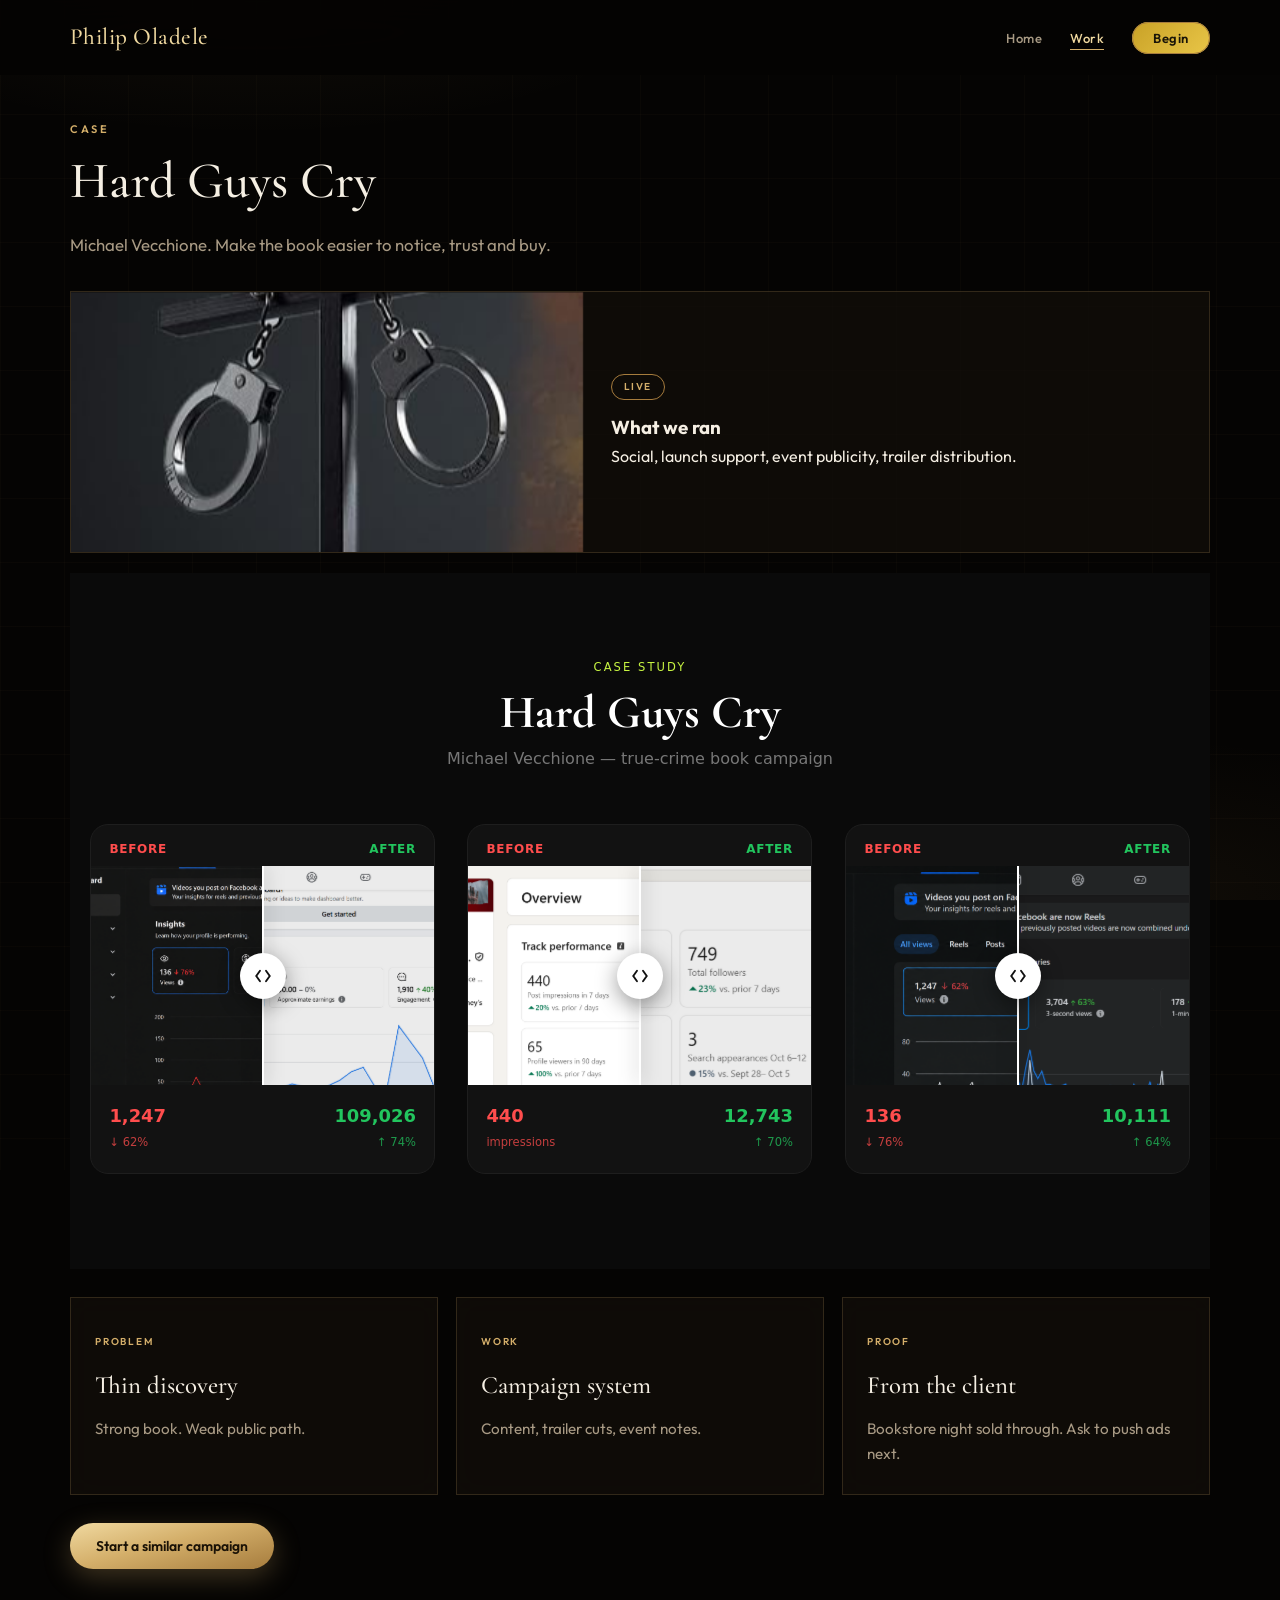
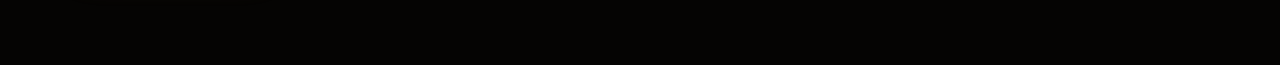
<file: case-hard-guys.html>
<!DOCTYPE html>
<html lang="en">
<head>
  <style>
/* ===== CORRECTED RESPONSIVE ===== */
@media (max-width: 768px) {
  .hgc-ba__grid {
    grid-template-columns: 1fr !important;
    gap: 1.6rem !important;
  }

  .hgc-ba {
    padding: 3.2rem 1rem 4.5rem !important;
  }

  .ba-card {
    max-width: 100% !important;
    width: 100% !important;
  }

  .ba-slider {
    aspect-ratio: 16 / 11 !important;
  }

  .ba-handle__circle {
    width: 44px !important;
    height: 44px !important;
  }

  .ba-stats {
    font-size: 1.05rem !important;
    padding: 0.95rem 1.1rem 1.15rem !important;
  }
}
/* ===== ADVANCED CLIP-PATH + 3D BEFORE/AFTER ===== */
.hgc-ba {
  --accent: #c8f542;
  --red: #ff4d4d;
  --green: #22c55e;
  --bg: #0a0a0a;
  --card: #121212;
  padding: 5rem 1.25rem 6rem;
  background: var(--bg);
  color: #fff;
  font-family: 'Inter', system-ui, -apple-system, sans-serif;
}

.hgc-ba__header {
  text-align: center;
  margin-bottom: 3.2rem;
}
.hgc-ba__label {
  display: inline-block;
  font-size: 0.72rem;
  letter-spacing: 0.18em;
  text-transform: uppercase;
  color: var(--accent);
  margin-bottom: 0.6rem;
}
.hgc-ba__header h2 {
  font-size: clamp(1.9rem, 4.5vw, 2.9rem);
  font-weight: 700;
  margin: 0 0 0.4rem;
}
.hgc-ba__header p {
  color: #777;
  font-size: 1rem;
}

.hgc-ba__grid {
  display: grid;
  grid-template-columns: repeat(auto-fit, minmax(300px, 1fr));
  gap: 2rem;
  max-width: 1180px;
  margin: 0 auto;
}

.ba-card {
  background: var(--card);
  border-radius: 18px;
  overflow: hidden;
  border: 1px solid #1e1e1e;
  transition: transform 0.45s cubic-bezier(0.16, 1, 0.3, 1),
              box-shadow 0.45s;
}
.ba-card:hover {
  transform: translateY(-8px);
  box-shadow: 0 30px 60px -15px rgba(0,0,0,0.7);
}

.ba-card__titles {
  display: flex;
  justify-content: space-between;
  padding: 0.95rem 1.15rem 0.4rem;
  font-size: 0.75rem;
  font-weight: 600;
  letter-spacing: 0.06em;
  text-transform: uppercase;
}
.before-label { color: var(--red); }
.after-label  { color: var(--green); }

.ba-slider {
  position: relative;
  width: 100%;
  aspect-ratio: 16 / 10.2;
  overflow: hidden;
  cursor: col-resize;
  user-select: none;
  touch-action: none;
  perspective: 1200px;
}

.ba-3d {
  position: absolute;
  inset: 0;
  transform-style: preserve-3d;
  transition: transform 0.15s ease-out;
}

.ba-img {
  position: absolute;
  inset: 0;
  width: 100%;
  height: 100%;
  object-fit: cover;
  pointer-events: none;
  backface-visibility: hidden;
}

.ba-img.before {
  z-index: 2;
  clip-path: inset(0 50% 0 0);
  transition: clip-path 0.05s linear;
}

.ba-img.after {
  z-index: 1;
  transform: translateZ(-30px) scale(1.03);
  filter: brightness(0.92);
}

.ba-handle {
  position: absolute;
  top: 0;
  bottom: 0;
  left: 50%;
  width: 2px;
  z-index: 20;
  transform: translateX(-50%);
  pointer-events: none;
}

.ba-handle__line {
  position: absolute;
  inset: 0;
  background: #fff;
  box-shadow: 0 0 18px rgba(0,0,0,0.55);
}

.ba-handle__circle {
  position: absolute;
  top: 50%;
  left: 50%;
  width: 46px;
  height: 46px;
  background: #fff;
  border-radius: 50%;
  display: grid;
  place-items: center;
  color: #111;
  transform: translate(-50%, -50%);
  box-shadow: 0 6px 22px rgba(0,0,0,0.4);
  transition: transform 0.2s cubic-bezier(0.34, 1.56, 0.64, 1);
}

.ba-slider.dragging .ba-handle__circle {
  transform: translate(-50%, -50%) scale(1.18);
}

.ba-stats {
  display: flex;
  justify-content: space-between;
  padding: 1rem 1.15rem 1.3rem;
  font-size: 1.12rem;
  font-weight: 700;
  font-variant-numeric: tabular-nums;
}
.before-stat { color: var(--red); }
.after-stat  { color: var(--green); text-align: right; }
.ba-stats span {
  display: block;
  font-size: 0.72rem;
  font-weight: 500;
  opacity: 0.75;
  margin-top: 2px;
}

@keyframes baIn {
  from { opacity: 0; transform: translateY(28px) scale(0.97); }
  to   { opacity: 1; transform: translateY(0) scale(1); }
}
.ba-card {
  animation: baIn 0.7s cubic-bezier(0.16, 1, 0.3, 1) both;
}
.ba-card:nth-child(2) { animation-delay: 0.1s; }
.ba-card:nth-child(3) { animation-delay: 0.2s; }
  </style>
  <meta charset="UTF-8" />
  <meta name="viewport" content="width=device-width, initial-scale=1.0" />
  <title>Hard Guys Cry | Philip Oladele</title>
  <link rel="icon" type="image/png" href="https://philipoladele.com/favicon.png" />
  <link rel="stylesheet" href="styles.css?v=24" />
  <link href="https://fonts.googleapis.com/css2?family=Cormorant+Garamond:ital,wght@0,500;1,500&family=Outfit:wght@400;500;600;700&display=swap" rel="stylesheet" />
</head>
<body>
  <div class="bg-layer"></div>
  <header class="header" id="site-header">
    <nav class="nav wrap">
      <a class="logo" href="index.html">Philip Oladele</a>
      <ul class="nav-menu" id="nav-menu">
        <li><a class="nav-link" href="index.html">Home</a></li>
        <li><a class="nav-link active" href="projects.html">Work</a></li>
        <li><a class="nav-link nav-cta" href="contact.html">Begin</a></li>
      </ul>
      <button class="nav-toggle" id="nav-toggle" aria-label="Menu"><span></span><span></span><span></span></button>
    </nav>
  </header>
  <main class="section page">
    <div class="wrap">
      <p class="kicker reveal">Case</p>
      <h2 class="reveal">Hard Guys Cry</h2>
      <p class="lede reveal">Michael Vecchione. Make the book easier to notice, trust and buy.</p>
      <div class="work">
        <article class="reveal">
          <img src="hard-guys-cry.jpg" alt="Hard Guys Cry" />
          <div class="copy"><span class="tag">Live</span><h3>What we ran</h3><p>Social, launch support, event publicity, trailer distribution.</p></div>
        </article>
        <!-- HARD GUYS CRY – ADVANCED BEFORE / AFTER -->
<section class="hgc-ba" id="hard-guys-cry">
  <div class="hgc-ba__header">
    <span class="hgc-ba__label">Case Study</span>
    <h2>Hard Guys Cry</h2>
    <p>Michael Vecchione — true-crime book campaign</p>
  </div>

  <div class="hgc-ba__grid">

    <!-- PAIR 1 -->
    <div class="ba-card">
      <div class="ba-card__titles">
        <span class="before-label">Before</span>
        <span class="after-label">After</span>
      </div>
      <div class="ba-slider" data-ba>
        <div class="ba-3d">
          <img src="hgc-before-views.jpg" alt="Before" class="ba-img before">
          <img src="hgc-after-views.jpg"  alt="After"  class="ba-img after">
        </div>
        <div class="ba-handle">
          <div class="ba-handle__line"></div>
          <div class="ba-handle__circle">
            <svg width="18" height="18" viewBox="0 0 24 24" fill="none">
              <path d="M8 5l-5 7 5 7M16 5l5 7-5 7" stroke="currentColor" stroke-width="2.5" stroke-linecap="round"/>
            </svg>
          </div>
        </div>
      </div>
      <div class="ba-stats">
        <div class="stat before-stat">1,247 <span>↓ 62%</span></div>
        <div class="stat after-stat">109,026 <span>↑ 74%</span></div>
      </div>
    </div>

    <!-- PAIR 2 -->
    <div class="ba-card">
      <div class="ba-card__titles">
        <span class="before-label">Before</span>
        <span class="after-label">After</span>
      </div>
      <div class="ba-slider" data-ba>
        <div class="ba-3d">
          <img src="hgc-before-impressions.jpg" alt="Before" class="ba-img before">
          <img src="hgc-after-impressions.jpg"  alt="After"  class="ba-img after">
        </div>
        <div class="ba-handle">
          <div class="ba-handle__line"></div>
          <div class="ba-handle__circle">
            <svg width="18" height="18" viewBox="0 0 24 24" fill="none">
              <path d="M8 5l-5 7 5 7M16 5l5 7-5 7" stroke="currentColor" stroke-width="2.5" stroke-linecap="round"/>
            </svg>
          </div>
        </div>
      </div>
      <div class="ba-stats">
        <div class="stat before-stat">440 <span>impressions</span></div>
        <div class="stat after-stat">12,743 <span>↑ 70%</span></div>
      </div>
    </div>

    <!-- PAIR 3 -->
    <div class="ba-card">
      <div class="ba-card__titles">
        <span class="before-label">Before</span>
        <span class="after-label">After</span>
      </div>
      <div class="ba-slider" data-ba>
        <div class="ba-3d">
          <img src="hgc-before-oct.jpg" alt="Before" class="ba-img before">
          <img src="hgc-after-sep.jpg"  alt="After"  class="ba-img after">
        </div>
        <div class="ba-handle">
          <div class="ba-handle__line"></div>
          <div class="ba-handle__circle">
            <svg width="18" height="18" viewBox="0 0 24 24" fill="none">
              <path d="M8 5l-5 7 5 7M16 5l5 7-5 7" stroke="currentColor" stroke-width="2.5" stroke-linecap="round"/>
            </svg>
          </div>
        </div>
      </div>
      <div class="ba-stats">
        <div class="stat before-stat">136 <span>↓ 76%</span></div>
        <div class="stat after-stat">10,111 <span>↑ 64%</span></div>
      </div>
    </div>

  </div>
</section>
      </div>
      <div class="cards" style="margin-top:28px;">
        <article class="card reveal"><small>Problem</small><h3>Thin discovery</h3><p>Strong book. Weak public path.</p></article>
        <article class="card reveal"><small>Work</small><h3>Campaign system</h3><p>Content, trailer cuts, event notes.</p></article>
        <article class="card reveal"><small>Proof</small><h3>From the client</h3><p>Bookstore night sold through. Ask to push ads next.</p></article>
      </div>
      <p class="reveal" style="margin-top:28px;"><a class="btn btn-gold" href="contact.html">Start a similar campaign</a></p>
    </div>
  </main>
  <script src="script.js?v=24"></script>
  <script src="script.js?v=24"></script>

  <script>
  // Advanced drag logic with clip-path + light 3D tilt
  document.querySelectorAll('[data-ba]').forEach(slider => {
    const before   = slider.querySelector('.before');
    const handle   = slider.querySelector('.ba-handle');
    const threeD   = slider.querySelector('.ba-3d');
    let isDragging = false;

    const setPosition = (clientX) => {
      const rect = slider.getBoundingClientRect();
      let pct = ((clientX - rect.left) / rect.width) * 100;
      pct = Math.max(4, Math.min(96, pct));

      before.style.clipPath = `inset(0 ${100 - pct}% 0 0)`;
      handle.style.left = `${pct}%`;

      const tilt = (pct - 50) / 18;
      threeD.style.transform = `rotateY(${tilt}deg)`;
    };

    const start = (e) => {
      isDragging = true;
      slider.classList.add('dragging');
      const x = e.touches ? e.touches[0].clientX : e.clientX;
      setPosition(x);
    };

    const move = (e) => {
      if (!isDragging) return;
      e.preventDefault();
      const x = e.touches ? e.touches[0].clientX : e.clientX;
      setPosition(x);
    };

    const end = () => {
      isDragging = false;
      slider.classList.remove('dragging');
      threeD.style.transform = 'rotateY(0deg)';
    };

    slider.addEventListener('mousedown', start);
    window.addEventListener('mousemove', move);
    window.addEventListener('mouseup', end);

    slider.addEventListener('touchstart', start, { passive: true });
    window.addEventListener('touchmove', move, { passive: false });
    window.addEventListener('touchend', end);
  });
  </script>

</body>
</html>
</body>
</html>
</file>
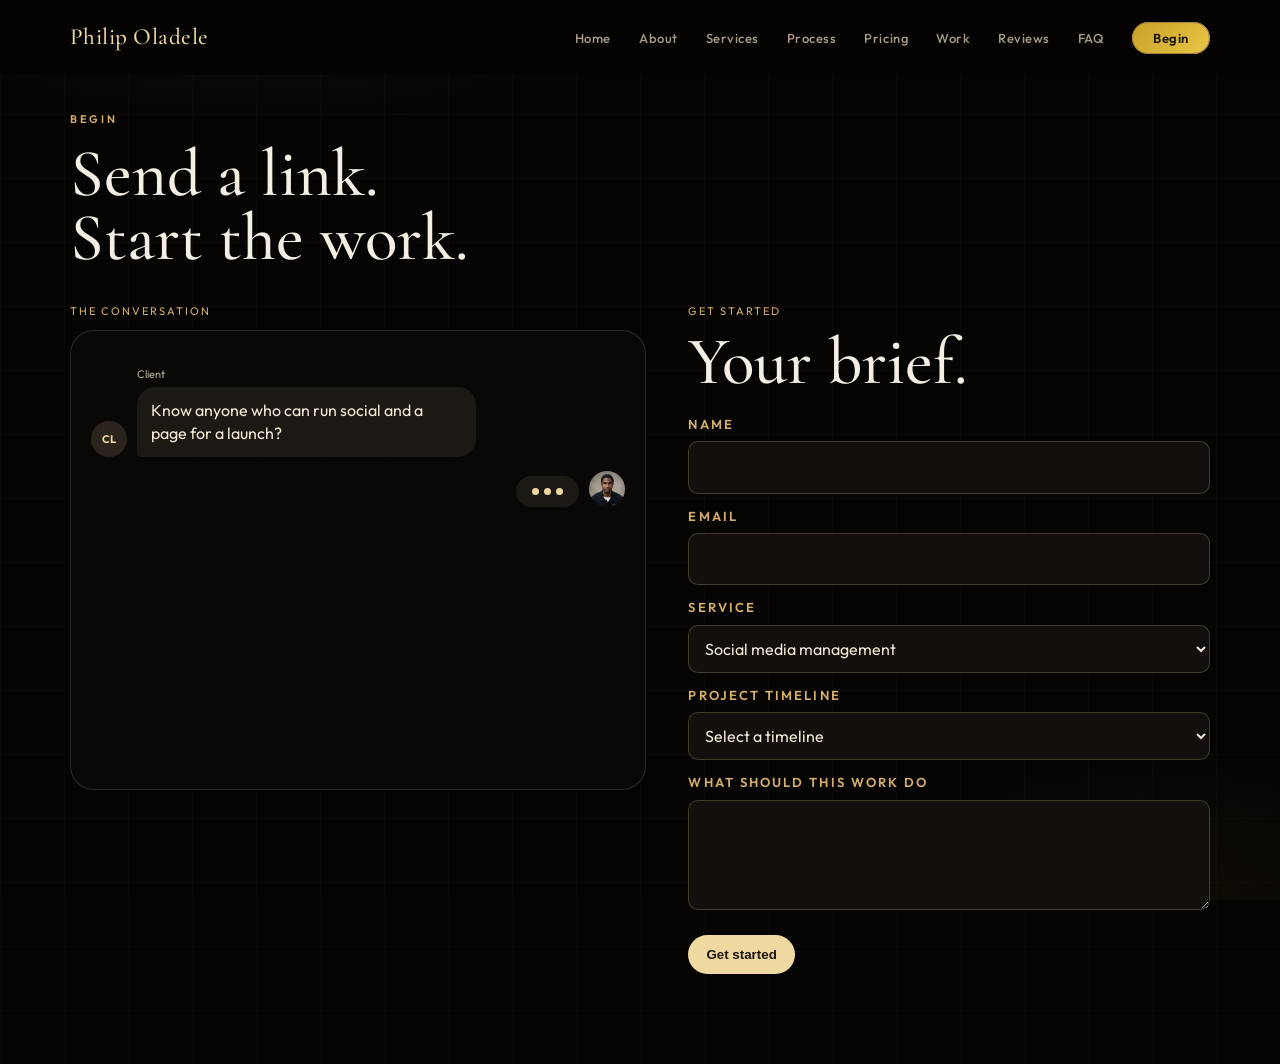
<file: contact.html>
<!DOCTYPE html>
<html lang="en">
<head>
  <meta charset="UTF-8" />
  <meta name="viewport" content="width=device-width, initial-scale=1.0" />
  <title>Contact Philip Oladele | Start a Project</title>
  <link rel="icon" type="image/png" href="https://philipoladele.com/favicon.png" />
  <link href="https://fonts.googleapis.com/css2?family=Cormorant+Garamond:ital,wght@0,500;1,500&family=Outfit:wght@400;500;600;700&display=swap" rel="stylesheet" />
  <link rel="stylesheet" href="styles.css?v=32" />
  <style>
    .page { padding-top:110px; padding-bottom:90px; }
    .page h2 { font-size:clamp(2.2rem,6vw,4.2rem); line-height:.95; max-width:14ch; }
    .split { display:grid; grid-template-columns:1.05fr .95fr; gap:42px; }
    .chat { background:rgba(12,10,8,.8); border:1px solid rgba(240,217,160,.16); border-radius:24px; padding:20px; min-height:460px; }
    .line { display:flex; gap:10px; align-items:flex-end; margin:14px 0; animation:pop .35s cubic-bezier(.22,1,.36,1); }
    .line.right { flex-direction:row-reverse; }
    @keyframes pop { from { opacity:0; transform:translateY(10px) scale(.98); } to { opacity:1; transform:none; } }
    .av { width:36px; height:36px; border-radius:50%; object-fit:cover; object-position:center 18%; flex:none; }
    .av.g { background:#2a241c; color:#f0d9a0; display:flex; align-items:center; justify-content:center; font-size:11px; font-weight:700; }
    .bubble { max-width:78%; padding:12px 14px; border-radius:18px; line-height:1.45; }
    .guest { background:#1c1814; color:#f3ead8; border-bottom-left-radius:4px; }
    .host { background:#f0d9a0; color:#1a140c; border-bottom-right-radius:4px; }
    .who { font-size:11px; color:#b7aa94; margin:0 0 4px; }
    .who.r { text-align:right; }
    .typing { display:flex; gap:5px; padding:12px 16px; background:#1c1814; border-radius:18px; width:fit-content; }
    .typing i { width:7px; height:7px; border-radius:50%; background:#f0d9a0; display:block; animation:blink 1s infinite; }
    .typing i:nth-child(2){ animation-delay:.15s; }
    .typing i:nth-child(3){ animation-delay:.3s; }
    @keyframes blink { 0%,80%,100%{ opacity:.25; transform:translateY(0);} 40%{ opacity:1; transform:translateY(-3px);} }
    .step { letter-spacing:.18em; text-transform:uppercase; color:#d4af6a; font-size:11px; margin:0 0 10px; }
    form label { display:block; margin:12px 0 6px; font-size:13px; color:#d4af6a; }
    form input, form textarea, form select { width:100%; background:#120f0c; border:1px solid rgba(240,217,160,.22); color:#f3ead8; padding:12px; border-radius:10px; }
    form textarea { min-height:110px; }
    .pill { display:inline-block; border-radius:999px; padding:12px 18px; font-weight:600; background:#f0d9a0; color:#1a140c; border:0; }
    @media(max-width:860px){ .split{grid-template-columns:1fr;} }
  </style>
</head>
<body>
  <div class="bg-layer"></div>
  <header class="header" id="site-header">
    <nav class="nav wrap">
      <a class="logo" href="/">Philip Oladele</a>
      <ul class="nav-menu" id="nav-menu">
        <li><a class="nav-link" href="/">Home</a></li>
        <li><a class="nav-link" href="about.html">About</a></li>
        <li><a class="nav-link" href="services.html">Services</a></li>
        <li><a class="nav-link" href="process.html">Process</a></li>
        <li><a class="nav-link" href="pricing.html">Pricing</a></li>
        <li><a class="nav-link" href="projects.html">Work</a></li>
        <li><a class="nav-link" href="reviews.html">Reviews</a></li>
        <li><a class="nav-link" href="faq.html">FAQ</a></li>
        <li><a class="nav-link nav-cta" href="contact.html">Begin</a></li>
      </ul>
      <button class="nav-toggle" id="nav-toggle" aria-label="Menu"><span></span><span></span><span></span></button>
    </nav>
  </header>
  <main class="section page">
    <div class="wrap">
      <p class="kicker">Begin</p>
      <h2>Send a link. Start the work.</h2>
      <div class="split" style="margin-top:32px;">
        <div>
          <p class="step">The conversation</p>
          <div class="chat" id="chat"></div>
        </div>
        <div>
          <p class="step">Get started</p>
          <h2>Your brief.</h2>
          <form action="https://formsubmit.co/philipteam51@gmail.com" method="POST">
            <input type="hidden" name="_subject" value="New project enquiry from philipoladele.com" />
            <input type="hidden" name="_captcha" value="false" />
            <label>Name</label><input name="name" type="text" required />
            <label>Email</label><input name="email" type="email" required />
            <label>Service</label>
            <select name="service">
              <option>Social media management</option>
              <option>Book trailer $100</option>
              <option>Book campaign</option>
              <option>Website / UI UX</option>
              <option>Not sure yet</option>
            </select>
            <label>Project timeline</label>
            <select name="timeline" required>
              <option value="">Select a timeline</option>
              <option>As soon as possible</option>
              <option>Within 2 weeks</option>
              <option>30 days</option>
              <option>60 days</option>
              <option>Ongoing retainer</option>
            </select>
            <label>What should this work do</label>
            <textarea name="message" required></textarea>
            <p style="margin-top:18px;"><button class="pill" type="submit">Get started</button></p>
          </form>
        </div>
      </div>
    </div>
  </main>
  <script src="script.js?v=32"></script>
  <script>
    const chat = document.getElementById("chat");
    const msgs = [
      { side: "left", name: "Client", text: "Know anyone who can run social and a page for a launch?" },
      { side: "right", name: "Philip Oladele", text: "That is the studio. Social, UI/UX, trailers. Scorecard first. Then we pick the plan." },
      { side: "left", name: "Client", text: "How fast?" },
      { side: "right", name: "Philip Oladele", text: "Trailer in days. Sprint in two weeks. Site on a timeline you choose on the form." },
      { side: "left", name: "Client", text: "Send me the start link." },
      { side: "right", name: "Philip Oladele", text: "philipoladele.com/contact. Get started on the right." }
    ];
    function typing(side) {
      const wrap = document.createElement("div");
      wrap.className = "line" + (side === "right" ? " right" : "");
      wrap.id = "typing";
      wrap.innerHTML = side === "right"
        ? '<img class="av" src="philip-oladele.jpg" alt="" /><div class="typing"><i></i><i></i><i></i></div>'
        : '<div class="av g">CL</div><div class="typing"><i></i><i></i><i></i></div>';
      chat.appendChild(wrap);
      chat.scrollTop = chat.scrollHeight;
    }
    function say(m) {
      const el = document.createElement("div");
      el.className = "line" + (m.side === "right" ? " right" : "");
      const av = m.side === "right"
        ? '<img class="av" src="philip-oladele.jpg" alt="Philip Oladele" />'
        : '<div class="av g">CL</div>';
      el.innerHTML = av + '<div><div class="who' + (m.side === "right" ? " r" : "") + '">' + m.name + '</div><div class="bubble ' + (m.side === "right" ? "host" : "guest") + '">' + m.text + "</div></div>";
      chat.appendChild(el);
      chat.scrollTop = chat.scrollHeight;
    }
    async function play() {
      for (const m of msgs) {
        typing(m.side);
        await new Promise(r => setTimeout(r, m.side === "right" ? 1100 : 800));
        const t = document.getElementById("typing");
        if (t) t.remove();
        say(m);
        await new Promise(r => setTimeout(r, 500));
      }
    }
    play();
  </script>
</body>
</html>
</file>
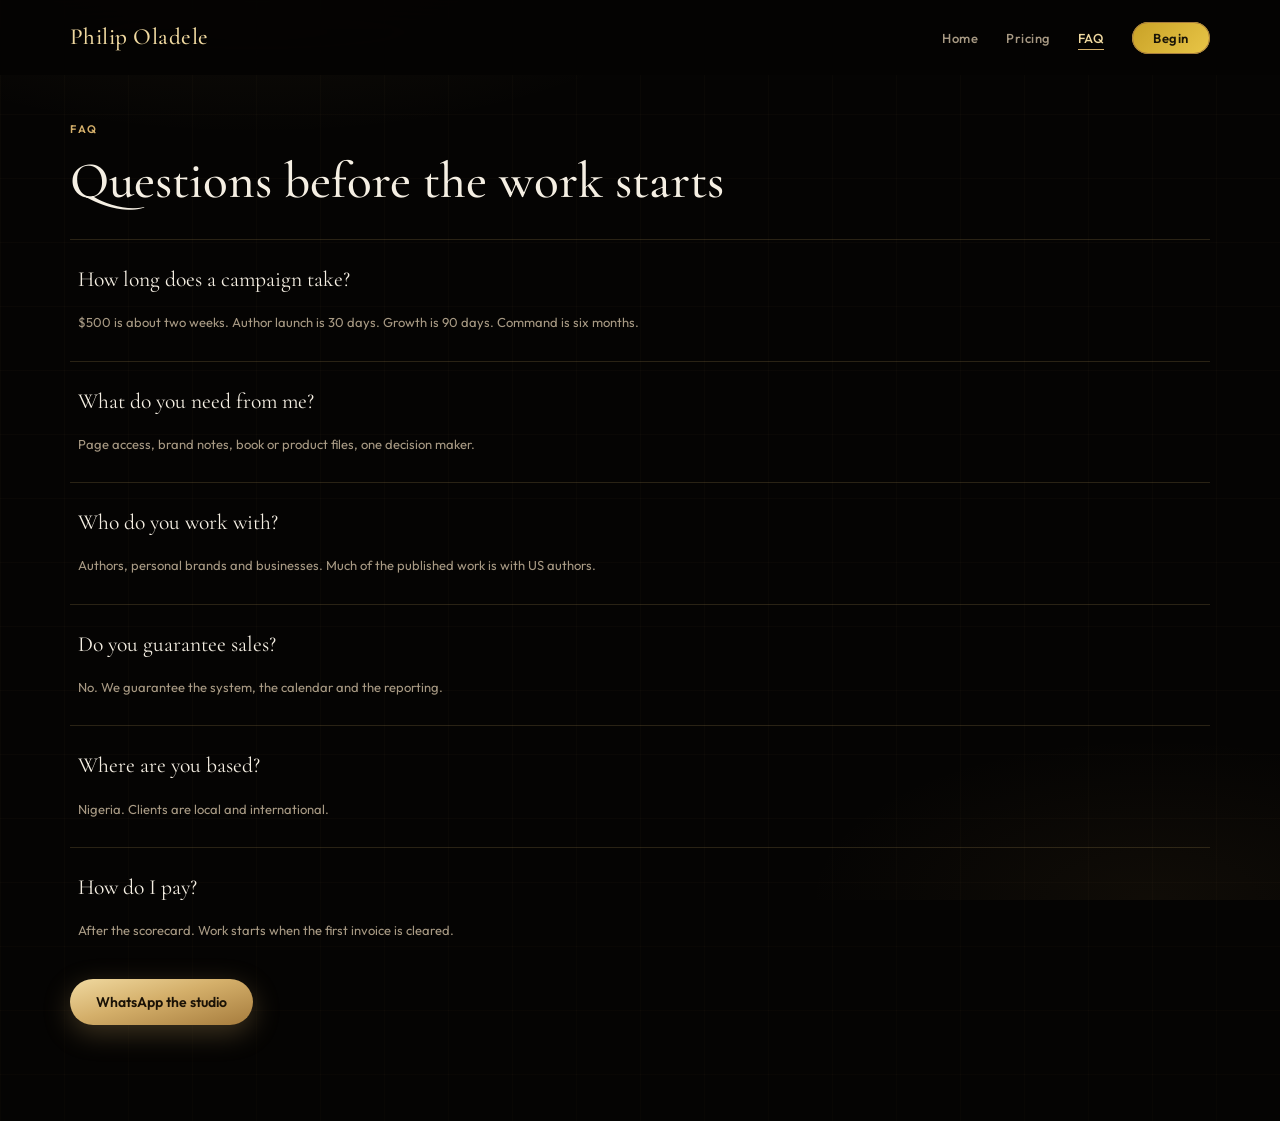
<file: Faq.html>
<!DOCTYPE html>
<html lang="en">
<head>
  <meta charset="UTF-8" />
  <meta name="viewport" content="width=device-width, initial-scale=1.0" />
  <title>FAQ | Philip Oladele</title>
  <link rel="icon" type="image/png" href="https://philipoladele.com/favicon.png" />
  <link rel="stylesheet" href="styles.css?v=24" />
  <link href="https://fonts.googleapis.com/css2?family=Cormorant+Garamond:ital,wght@0,500;1,500&family=Outfit:wght@400;500;600;700&display=swap" rel="stylesheet" />
</head>
<body>
  <div class="bg-layer"></div>
  <header class="header" id="site-header">
    <nav class="nav wrap">
      <a class="logo" href="index.html">Philip Oladele</a>
      <ul class="nav-menu" id="nav-menu">
        <li><a class="nav-link" href="index.html">Home</a></li>
        <li><a class="nav-link" href="pricing.html">Pricing</a></li>
        <li><a class="nav-link active" href="faq.html">FAQ</a></li>
        <li><a class="nav-link nav-cta" href="contact.html">Begin</a></li>
      </ul>
      <button class="nav-toggle" id="nav-toggle" aria-label="Menu"><span></span><span></span><span></span></button>
    </nav>
  </header>
  <main class="section page">
    <div class="wrap">
      <p class="kicker reveal">FAQ</p>
      <h2 class="reveal">Questions before the work starts</h2>
      <div class="quotes" style="grid-template-columns:1fr;">
        <article class="quote reveal"><p>How long does a campaign take?</p><cite>$500 is about two weeks. Author launch is 30 days. Growth is 90 days. Command is six months.</cite></article>
        <article class="quote reveal"><p>What do you need from me?</p><cite>Page access, brand notes, book or product files, one decision maker.</cite></article>
        <article class="quote reveal"><p>Who do you work with?</p><cite>Authors, personal brands and businesses. Much of the published work is with US authors.</cite></article>
        <article class="quote reveal"><p>Do you guarantee sales?</p><cite>No. We guarantee the system, the calendar and the reporting.</cite></article>
        <article class="quote reveal"><p>Where are you based?</p><cite>Nigeria. Clients are local and international.</cite></article>
        <article class="quote reveal"><p>How do I pay?</p><cite>After the scorecard. Work starts when the first invoice is cleared.</cite></article>
      </div>
      <p class="reveal" style="margin-top:28px;"><a class="btn btn-gold" href="https://wa.me/2348162287814">WhatsApp the studio</a></p>
    </div>
  </main>
  <script src="script.js?v=24"></script>
</body>
</html>
</file>
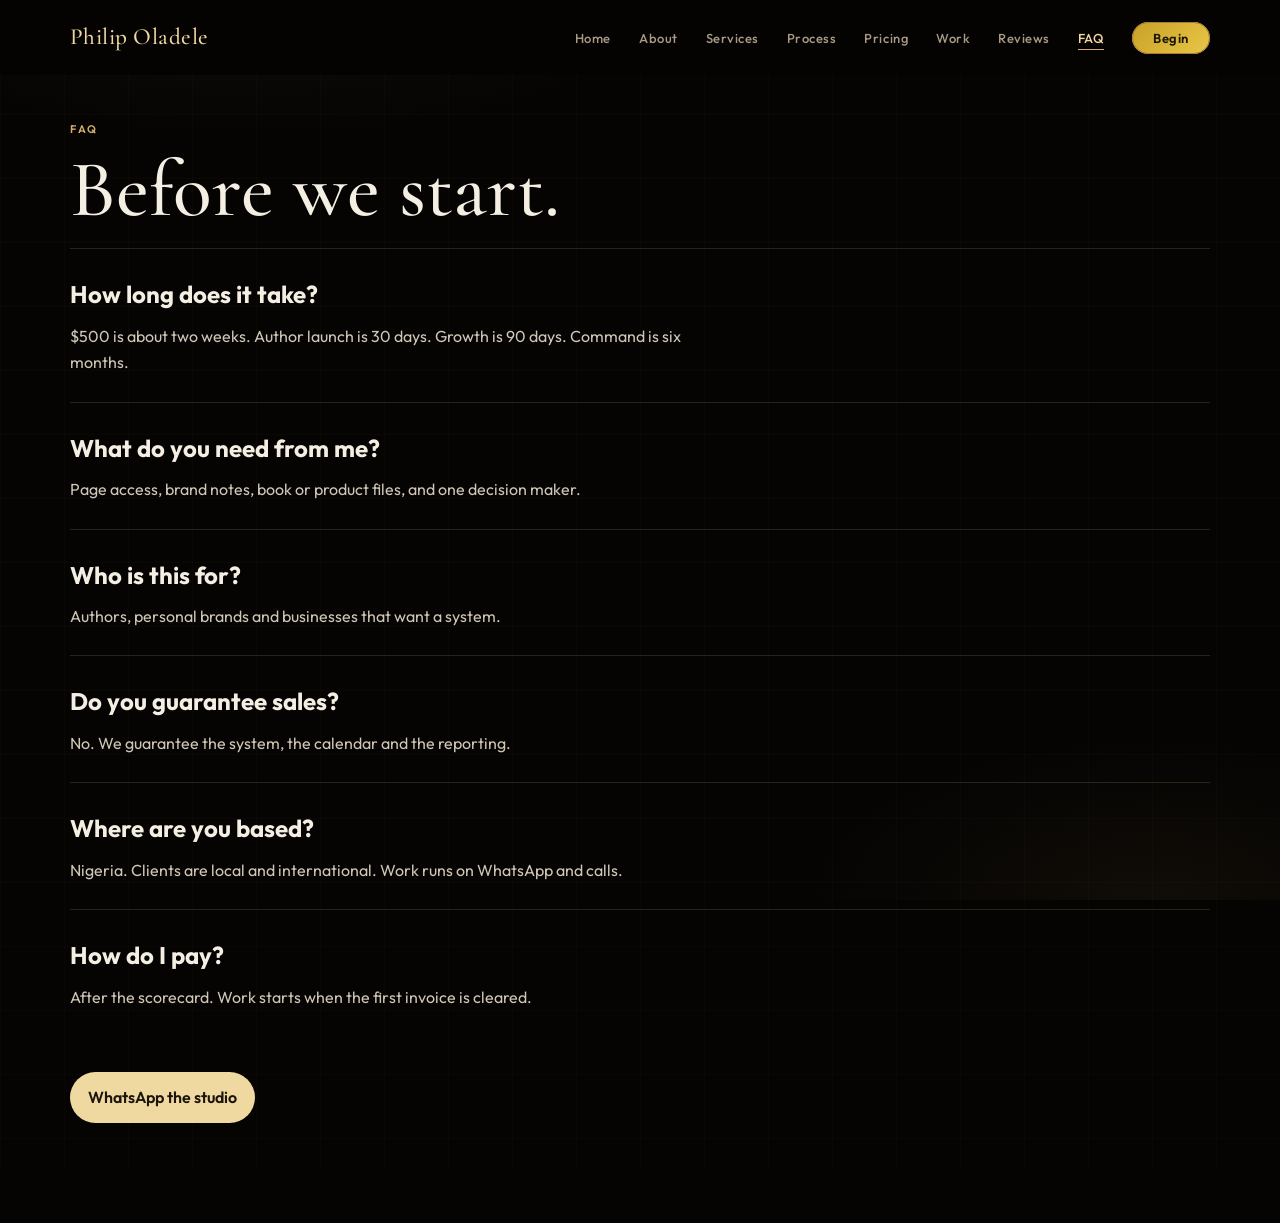
<file: faq.html>
<!DOCTYPE html>
<html lang="en">
<head>
  <meta charset="UTF-8" />
  <meta name="viewport" content="width=device-width, initial-scale=1.0" />
  <title>FAQ | Philip Oladele</title>
  <link rel="icon" type="image/png" href="https://philipoladele.com/favicon.png" />
  <link href="https://fonts.googleapis.com/css2?family=Cormorant+Garamond:ital,wght@0,500;1,500&family=Outfit:wght@400;500;600;700&display=swap" rel="stylesheet" />
  <link rel="stylesheet" href="styles.css?v=25" />
  <style>
    .page { padding-top: 120px; padding-bottom: 100px; }
    .page h2 { font-size: clamp(2.6rem, 7vw, 5rem); line-height: .95; max-width: 16ch; }
    .faq-item { padding: 26px 0; border-top: 1px solid rgba(240,217,160,.15); }
    .faq-item h3 { font-size: 1.5rem; margin:0 0 8px; }
    .faq-item p { margin:0; color:#cfc6b6; max-width: 60ch; }
    .pill { display:inline-block; border-radius:999px; padding:12px 18px; font-weight:600; background:#f0d9a0; color:#1a140c; }
  </style>
</head>
<body>
  <div class="bg-layer"></div>
  <header class="header" id="site-header">
    <nav class="nav wrap">
      <a class="logo" href="/">Philip Oladele</a>
      <ul class="nav-menu" id="nav-menu">
        <li><a class="nav-link" href="/">Home</a></li>
        <li><a class="nav-link" href="about.html">About</a></li>
        <li><a class="nav-link" href="services.html">Services</a></li>
        <li><a class="nav-link" href="process.html">Process</a></li>
        <li><a class="nav-link" href="pricing.html">Pricing</a></li>
        <li><a class="nav-link" href="projects.html">Work</a></li>
        <li><a class="nav-link" href="reviews.html">Reviews</a></li>
        <li><a class="nav-link active" href="faq.html">FAQ</a></li>
        <li><a class="nav-link nav-cta" href="contact.html">Begin</a></li>
      </ul>
      <button class="nav-toggle" id="nav-toggle" aria-label="Menu"><span></span><span></span><span></span></button>
    </nav>
  </header>
  <main class="section page">
    <div class="wrap">
      <p class="kicker">FAQ</p>
      <h2>Before we start.</h2>
      <div class="faq-item"><h3>How long does it take?</h3><p>$500 is about two weeks. Author launch is 30 days. Growth is 90 days. Command is six months.</p></div>
      <div class="faq-item"><h3>What do you need from me?</h3><p>Page access, brand notes, book or product files, and one decision maker.</p></div>
      <div class="faq-item"><h3>Who is this for?</h3><p>Authors, personal brands and businesses that want a system.</p></div>
      <div class="faq-item"><h3>Do you guarantee sales?</h3><p>No. We guarantee the system, the calendar and the reporting.</p></div>
      <div class="faq-item"><h3>Where are you based?</h3><p>Nigeria. Clients are local and international. Work runs on WhatsApp and calls.</p></div>
      <div class="faq-item"><h3>How do I pay?</h3><p>After the scorecard. Work starts when the first invoice is cleared.</p></div>
      <p style="margin-top:36px;"><a class="pill" href="https://wa.me/2348162287814">WhatsApp the studio</a></p>
    </div>
  </main>
  <script src="script.js?v=25"></script>
</body>
</html>
</file>
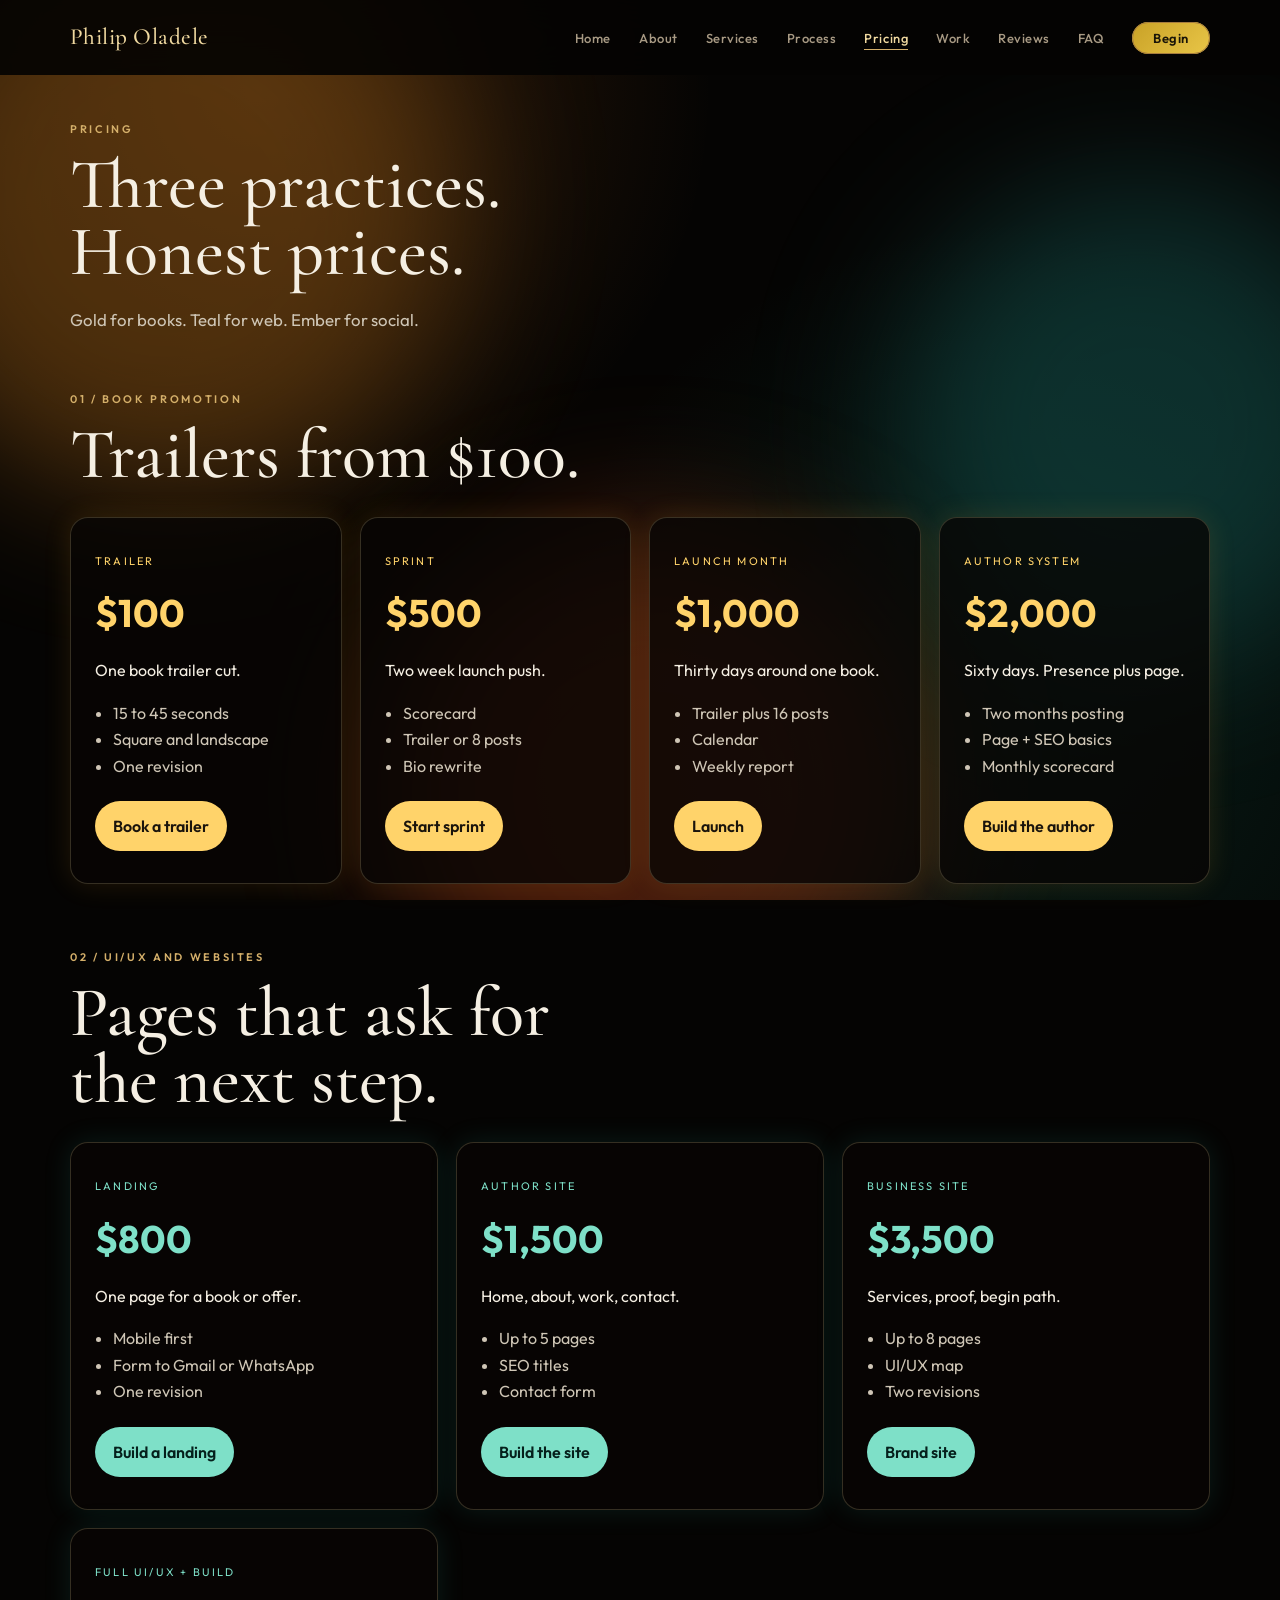
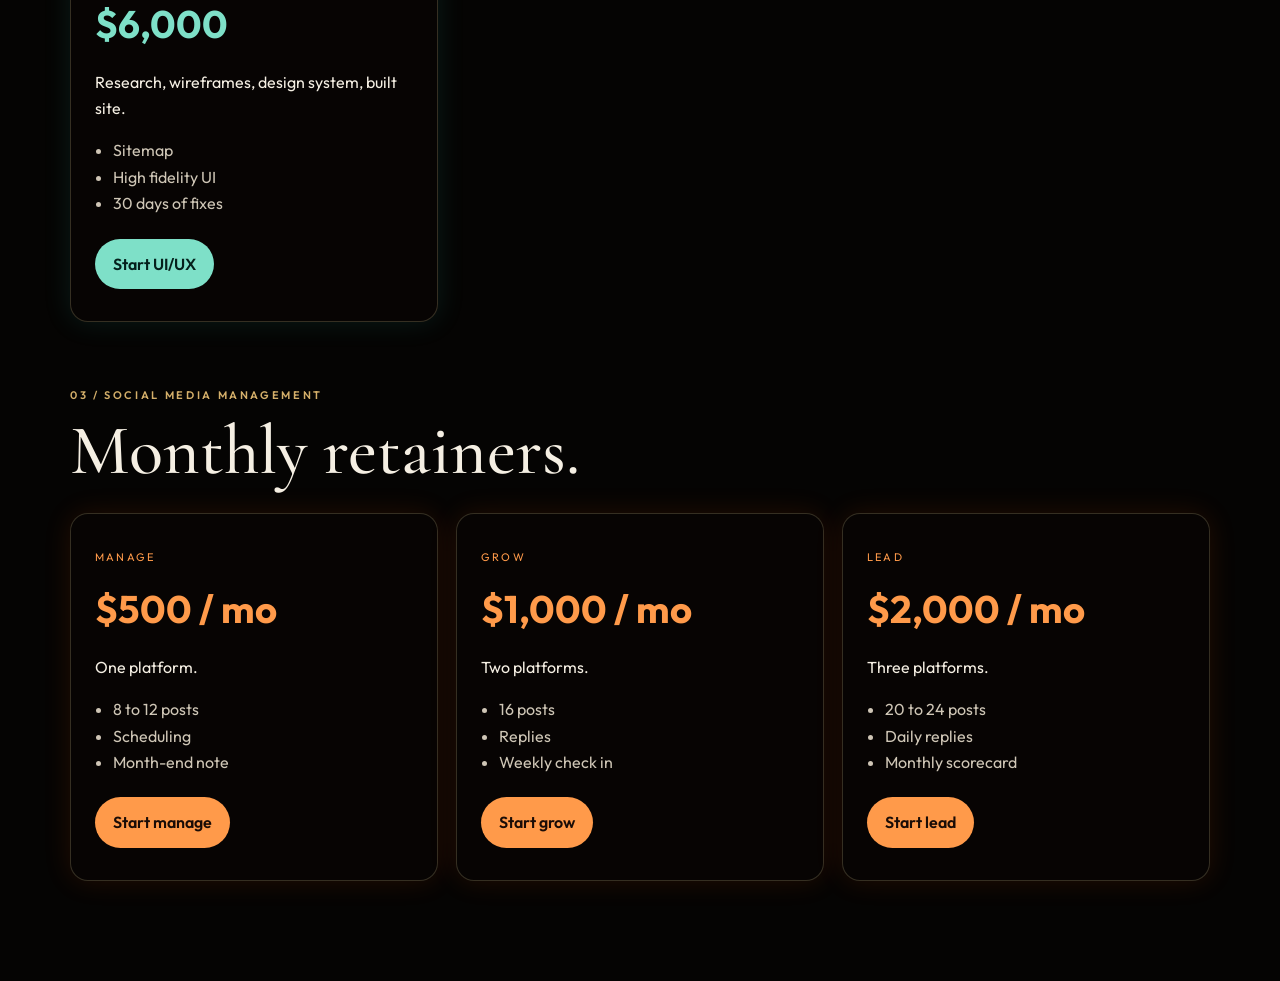
<file: pricing.html>
<!DOCTYPE html>
<html lang="en">
<head>
  <meta charset="UTF-8" />
  <meta name="viewport" content="width=device-width, initial-scale=1.0" />
  <title>Pricing | Social, Web, Book Campaigns | Philip Oladele</title>
  <link rel="icon" type="image/png" href="https://philipoladele.com/favicon.png" />
  <link href="https://fonts.googleapis.com/css2?family=Cormorant+Garamond:ital,wght@0,500;1,500&family=Outfit:wght@400;500;600;700&display=swap" rel="stylesheet" />
  <link rel="stylesheet" href="styles.css?v=37" />
  <style>
    body { background:#050403; }
    .price-bg { position:fixed; inset:0; z-index:0; pointer-events:none; overflow:hidden;
      background:radial-gradient(circle at 20% 10%, rgba(255,140,40,.18), transparent 35%), radial-gradient(circle at 80% 80%, rgba(20,180,150,.14), transparent 40%), #050403; }
    .price-bg i { position:absolute; border-radius:50%; filter:blur(70px); opacity:.55; animation:orb 16s ease-in-out infinite alternate; }
    .price-bg i:nth-child(1){ width:46vw; height:46vw; left:-10%; top:-10%; background:#7a4a12; }
    .price-bg i:nth-child(2){ width:38vw; height:38vw; right:-8%; top:20%; background:#134e4a; animation-duration:22s; }
    .price-bg i:nth-child(3){ width:42vw; height:42vw; left:30%; bottom:-18%; background:#7c2d12; animation-duration:19s; }
    @keyframes orb { to { transform:translate(6%,4%) scale(1.15); } }
    .page { position:relative; z-index:1; padding-top:120px; padding-bottom:100px; }
    .page h2 { font-size:clamp(2.4rem,6vw,4.4rem); line-height:.95; max-width:16ch; }
    .lede { color:#cfc6b6; max-width:48ch; }
    .plan-grid { display:grid; grid-template-columns:repeat(3,1fr); gap:18px; margin-top:28px; }
    .plan-grid.four { grid-template-columns:repeat(4,1fr); }
    .plan { background:rgba(8,6,4,.78); border:1px solid rgba(240,217,160,.2); padding:28px 24px 32px; border-radius:18px; }
    .plan small { letter-spacing:.2em; text-transform:uppercase; font-size:11px; }
    .plan h3 { font-size:2.4rem; margin:10px 0 12px; }
    .plan ul { margin:16px 0 22px; padding-left:18px; color:#cfc6b6; }
    .pill { display:inline-block; border-radius:999px; padding:12px 18px; font-weight:600; }
    .book small, .book h3 { color:#ffd36a; }
    .web small, .web h3 { color:#7ee0c8; }
    .soc small, .soc h3 { color:#ff9a4a; }
    .book { box-shadow:0 0 28px rgba(255,170,40,.12); animation:pulseBook 3.2s ease-in-out infinite; }
    .web { box-shadow:0 0 28px rgba(40,180,160,.14); animation:pulseWeb 3.4s ease-in-out infinite; }
    .soc { box-shadow:0 0 28px rgba(255,90,20,.12); animation:pulseSoc 3s ease-in-out infinite; }
    .hot { animation-duration:2.2s; }
    @keyframes pulseBook { 50% { box-shadow:0 0 46px rgba(255,170,40,.32); } }
    @keyframes pulseWeb { 50% { box-shadow:0 0 46px rgba(40,180,160,.34); } }
    @keyframes pulseSoc { 50% { box-shadow:0 0 46px rgba(255,90,20,.32); } }
    .book .pill { background:#ffd36a; color:#1a140c; }
    .web .pill { background:#7ee0c8; color:#05201c; }
    .soc .pill { background:#ff9a4a; color:#1a0c06; }
    .plan:hover { transform:translateY(-4px); }
    @media(max-width:1100px){ .plan-grid,.plan-grid.four{grid-template-columns:1fr 1fr;} }
    @media(max-width:700px){ .plan-grid,.plan-grid.four{grid-template-columns:1fr;} }
  </style>
</head>
<body>
  <div class="price-bg"><i></i><i></i><i></i></div>
  <header class="header" id="site-header">
    <nav class="nav wrap">
      <a class="logo" href="/">Philip Oladele</a>
      <ul class="nav-menu" id="nav-menu">
        <li><a class="nav-link" href="/">Home</a></li>
        <li><a class="nav-link" href="about.html">About</a></li>
        <li><a class="nav-link" href="services.html">Services</a></li>
        <li><a class="nav-link" href="process.html">Process</a></li>
        <li><a class="nav-link active" href="pricing.html">Pricing</a></li>
        <li><a class="nav-link" href="projects.html">Work</a></li>
        <li><a class="nav-link" href="reviews.html">Reviews</a></li>
        <li><a class="nav-link" href="faq.html">FAQ</a></li>
        <li><a class="nav-link nav-cta" href="contact.html">Begin</a></li>
      </ul>
      <button class="nav-toggle" id="nav-toggle" aria-label="Menu"><span></span><span></span><span></span></button>
    </nav>
  </header>
  <main class="section page">
    <div class="wrap">
      <p class="kicker">Pricing</p>
      <h2>Three practices. Honest prices.</h2>
      <p class="lede">Gold for books. Teal for web. Ember for social.</p>
      <p class="kicker" style="margin-top:56px;">01 / Book promotion</p>
      <h2>Trailers from $100.</h2>
      <div class="plan-grid four">
        <article class="plan book"><small>Trailer</small><h3>$100</h3><p>One book trailer cut.</p><ul><li>15 to 45 seconds</li><li>Square and landscape</li><li>One revision</li></ul><a class="pill" href="contact.html">Book a trailer</a></article>
        <article class="plan book"><small>Sprint</small><h3>$500</h3><p>Two week launch push.</p><ul><li>Scorecard</li><li>Trailer or 8 posts</li><li>Bio rewrite</li></ul><a class="pill" href="contact.html">Start sprint</a></article>
        <article class="plan book"><small>Launch month</small><h3>$1,000</h3><p>Thirty days around one book.</p><ul><li>Trailer plus 16 posts</li><li>Calendar</li><li>Weekly report</li></ul><a class="pill" href="contact.html">Launch</a></article>
        <article class="plan book hot"><small>Author system</small><h3>$2,000</h3><p>Sixty days. Presence plus page.</p><ul><li>Two months posting</li><li>Page + SEO basics</li><li>Monthly scorecard</li></ul><a class="pill" href="contact.html">Build the author</a></article>
      </div>
      <p class="kicker" style="margin-top:64px;">02 / UI/UX and websites</p>
      <h2>Pages that ask for the next step.</h2>
      <div class="plan-grid">
        <article class="plan web"><small>Landing</small><h3>$800</h3><p>One page for a book or offer.</p><ul><li>Mobile first</li><li>Form to Gmail or WhatsApp</li><li>One revision</li></ul><a class="pill" href="contact.html">Build a landing</a></article>
        <article class="plan web"><small>Author site</small><h3>$1,500</h3><p>Home, about, work, contact.</p><ul><li>Up to 5 pages</li><li>SEO titles</li><li>Contact form</li></ul><a class="pill" href="contact.html">Build the site</a></article>
        <article class="plan web hot"><small>Business site</small><h3>$3,500</h3><p>Services, proof, begin path.</p><ul><li>Up to 8 pages</li><li>UI/UX map</li><li>Two revisions</li></ul><a class="pill" href="contact.html">Brand site</a></article>
      </div>
      <div class="plan-grid" style="margin-top:18px;">
        <article class="plan web hot"><small>Full UI/UX + build</small><h3>$6,000</h3><p>Research, wireframes, design system, built site.</p><ul><li>Sitemap</li><li>High fidelity UI</li><li>30 days of fixes</li></ul><a class="pill" href="contact.html">Start UI/UX</a></article>
      </div>
      <p class="kicker" style="margin-top:64px;">03 / Social media management</p>
      <h2>Monthly retainers.</h2>
      <div class="plan-grid">
        <article class="plan soc"><small>Manage</small><h3>$500 / mo</h3><p>One platform.</p><ul><li>8 to 12 posts</li><li>Scheduling</li><li>Month-end note</li></ul><a class="pill" href="contact.html">Start manage</a></article>
        <article class="plan soc"><small>Grow</small><h3>$1,000 / mo</h3><p>Two platforms.</p><ul><li>16 posts</li><li>Replies</li><li>Weekly check in</li></ul><a class="pill" href="contact.html">Start grow</a></article>
        <article class="plan soc hot"><small>Lead</small><h3>$2,000 / mo</h3><p>Three platforms.</p><ul><li>20 to 24 posts</li><li>Daily replies</li><li>Monthly scorecard</li></ul><a class="pill" href="contact.html">Start lead</a></article>
      </div>
    </div>
  </main>
  <script src="script.js?v=37"></script>
</body>
</html>
</file>
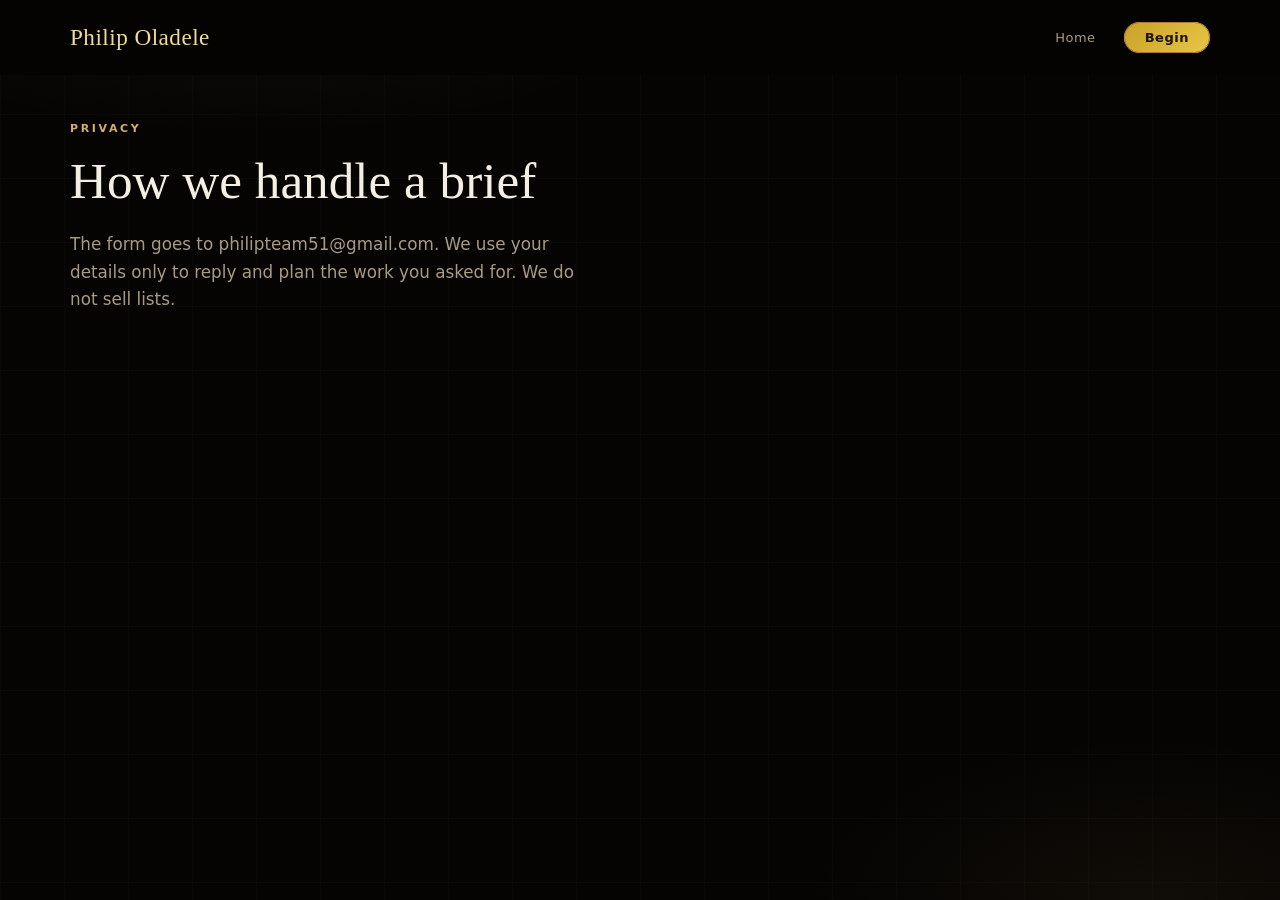
<file: privacy.html>
<!DOCTYPE html>
<html lang="en">
<head>
  <meta charset="UTF-8" />
  <meta name="viewport" content="width=device-width, initial-scale=1.0" />
  <title>Privacy | Philip Oladele</title>
  <link rel="stylesheet" href="styles.css?v=24" />
</head>
<body>
  <div class="bg-layer"></div>
  <header class="header" id="site-header">
    <nav class="nav wrap">
      <a class="logo" href="index.html">Philip Oladele</a>
      <ul class="nav-menu" id="nav-menu">
        <li><a class="nav-link" href="index.html">Home</a></li>
        <li><a class="nav-link nav-cta" href="contact.html">Begin</a></li>
      </ul>
    </nav>
  </header>
  <main class="section page">
    <div class="wrap">
      <p class="kicker">Privacy</p>
      <h2>How we handle a brief</h2>
      <p class="lede">The form goes to philipteam51@gmail.com. We use your details only to reply and plan the work you asked for. We do not sell lists.</p>
    </div>
  </main>
  <script src="script.js?v=24"></script>
</body>
</html>
</file>
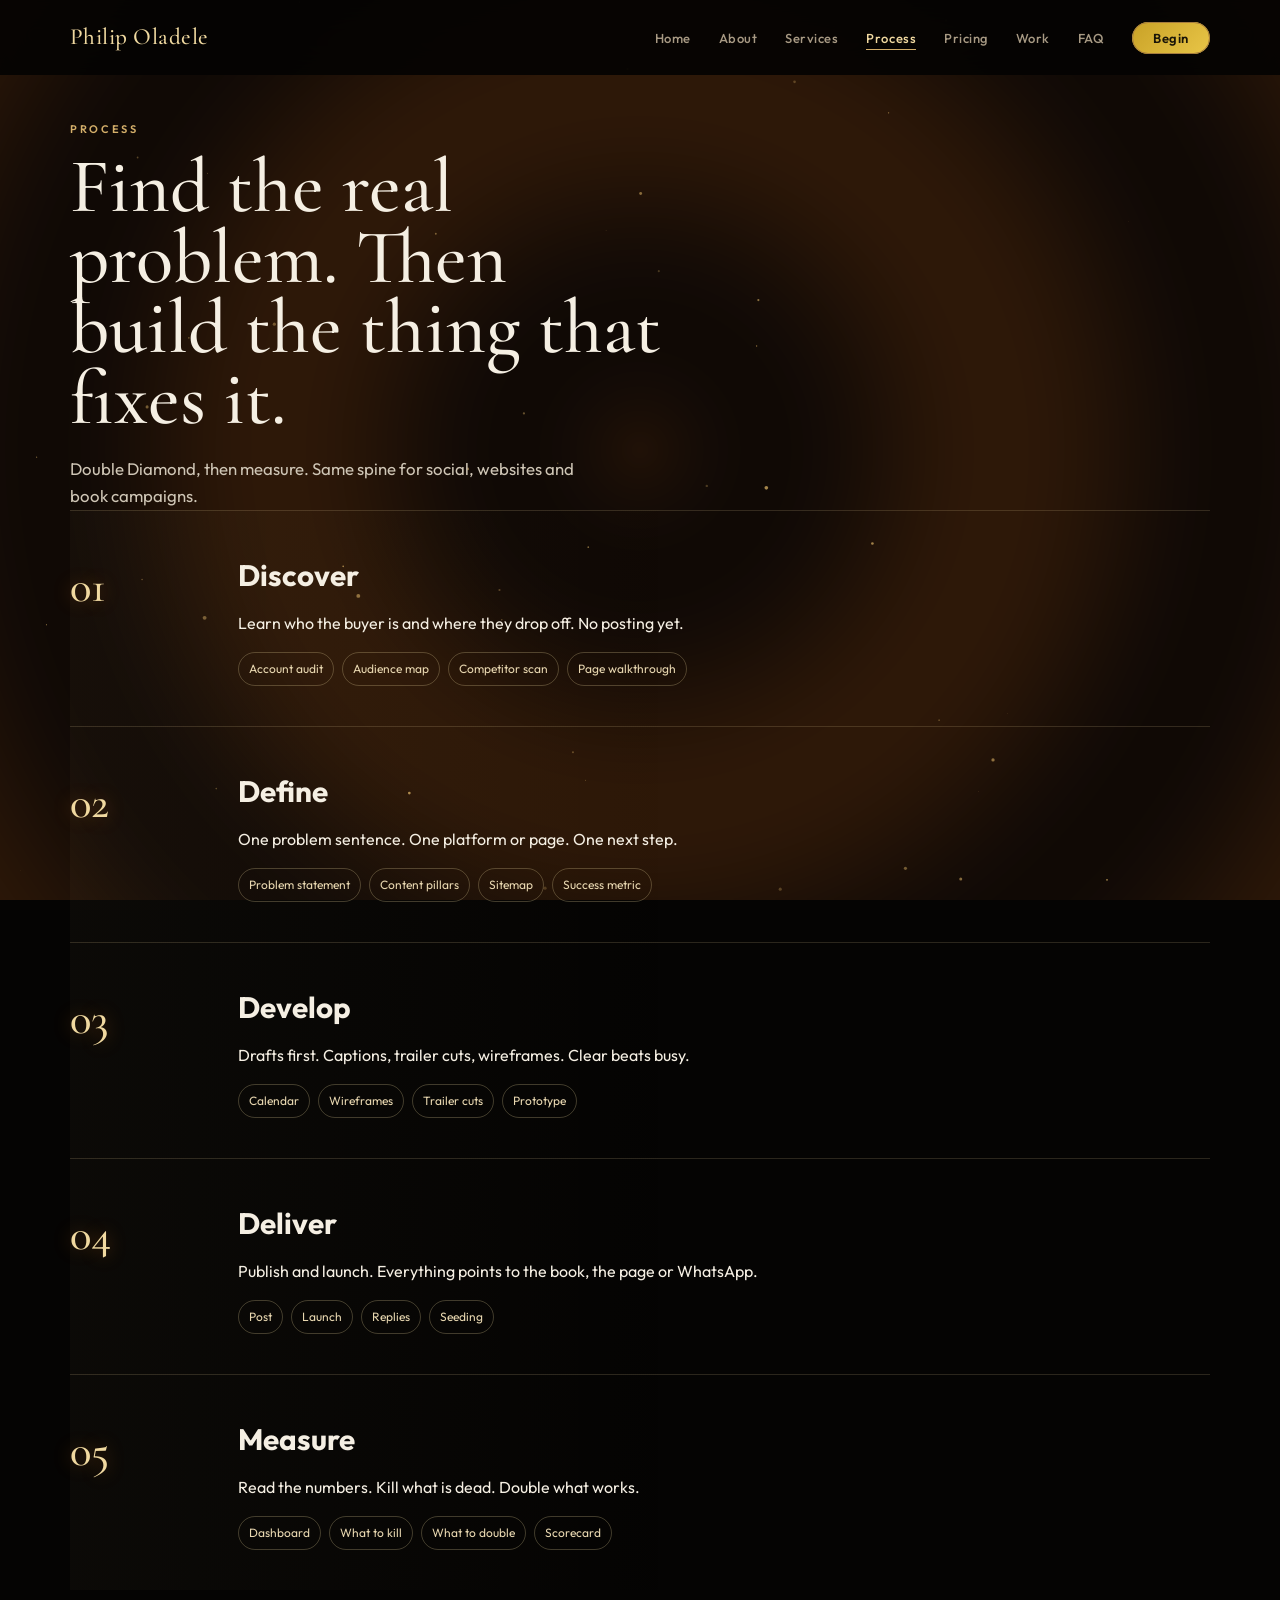
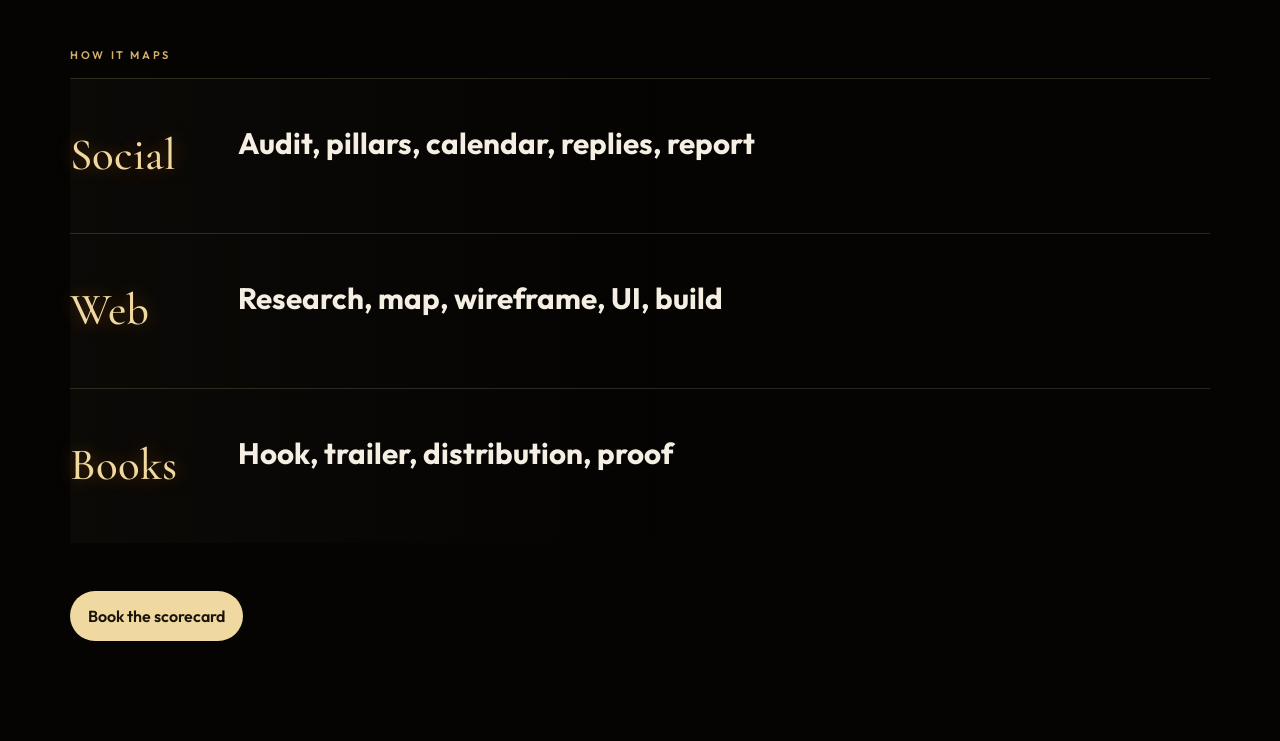
<file: process.html>
<!DOCTYPE html>
<html lang="en">
<head>
  <meta charset="UTF-8" />
  <meta name="viewport" content="width=device-width, initial-scale=1.0" />
  <title>Process | Philip Oladele</title>
  <link rel="icon" type="image/png" href="https://philipoladele.com/favicon.png" />
  <link href="https://fonts.googleapis.com/css2?family=Cormorant+Garamond:ital,wght@0,500;1,500&family=Outfit:wght@400;500;600;700&display=swap" rel="stylesheet" />
  <link rel="stylesheet" href="styles.css?v=39" />
  <style>
    #gl, #dust { position:fixed; inset:0; pointer-events:none; }
    #gl { z-index:0; }
    #dust { z-index:1; }
    .page { position:relative; z-index:2; padding-top:120px; padding-bottom:100px; }
    .page h2 { font-size:clamp(2.4rem,6vw,4.8rem); line-height:.92; max-width:16ch; }
    .lede { max-width:48ch; color:#cfc6b6; }
    .step-row { display:grid; grid-template-columns:140px 1fr; gap:28px; padding:40px 0; border-top:1px solid rgba(240,217,160,.16); background:linear-gradient(90deg,rgba(240,217,160,.03),transparent 55%); }
    .step-row b { font-family:"Cormorant Garamond",Georgia,serif; font-size:2.8rem; color:#f0d9a0; font-weight:500; text-shadow:0 0 18px rgba(255,140,40,.35); }
    .step-row h3 { margin:0 0 10px; font-size:1.85rem; }
    .methods { display:flex; flex-wrap:wrap; gap:8px; margin-top:16px; }
    .methods span { border:1px solid rgba(240,217,160,.25); color:#e8d7b0; font-size:12px; padding:6px 10px; border-radius:999px; }
    .pill { display:inline-block; border-radius:999px; padding:12px 18px; font-weight:600; background:#f0d9a0; color:#1a140c; }
    @media(max-width:800px){ .step-row{grid-template-columns:1fr;} }
    @media (prefers-reduced-motion: reduce) { #gl,#dust { display:none; } }
  </style>
</head>
<body>
  <canvas id="gl"></canvas>
  <canvas id="dust"></canvas>
  <header class="header" id="site-header">
    <nav class="nav wrap">
      <a class="logo" href="/">Philip Oladele</a>
      <ul class="nav-menu" id="nav-menu">
        <li><a class="nav-link" href="/">Home</a></li>
        <li><a class="nav-link" href="about.html">About</a></li>
        <li><a class="nav-link" href="services.html">Services</a></li>
        <li><a class="nav-link active" href="process.html">Process</a></li>
        <li><a class="nav-link" href="pricing.html">Pricing</a></li>
        <li><a class="nav-link" href="projects.html">Work</a></li>
        <li><a class="nav-link" href="faq.html">FAQ</a></li>
        <li><a class="nav-link nav-cta" href="contact.html">Begin</a></li>
      </ul>
      <button class="nav-toggle" id="nav-toggle" aria-label="Menu"><span></span><span></span><span></span></button>
    </nav>
  </header>
  <main class="section page">
    <div class="wrap">
      <p class="kicker">Process</p>
      <h2>Find the real problem. Then build the thing that fixes it.</h2>
      <p class="lede">Double Diamond, then measure. Same spine for social, websites and book campaigns.</p>
      <div class="step-row"><b>01</b><div><h3>Discover</h3><p>Learn who the buyer is and where they drop off. No posting yet.</p><div class="methods"><span>Account audit</span><span>Audience map</span><span>Competitor scan</span><span>Page walkthrough</span></div></div></div>
      <div class="step-row"><b>02</b><div><h3>Define</h3><p>One problem sentence. One platform or page. One next step.</p><div class="methods"><span>Problem statement</span><span>Content pillars</span><span>Sitemap</span><span>Success metric</span></div></div></div>
      <div class="step-row"><b>03</b><div><h3>Develop</h3><p>Drafts first. Captions, trailer cuts, wireframes. Clear beats busy.</p><div class="methods"><span>Calendar</span><span>Wireframes</span><span>Trailer cuts</span><span>Prototype</span></div></div></div>
      <div class="step-row"><b>04</b><div><h3>Deliver</h3><p>Publish and launch. Everything points to the book, the page or WhatsApp.</p><div class="methods"><span>Post</span><span>Launch</span><span>Replies</span><span>Seeding</span></div></div></div>
      <div class="step-row"><b>05</b><div><h3>Measure</h3><p>Read the numbers. Kill what is dead. Double what works.</p><div class="methods"><span>Dashboard</span><span>What to kill</span><span>What to double</span><span>Scorecard</span></div></div></div>
      <p class="kicker" style="margin-top:56px;">How it maps</p>
      <div class="step-row"><b>Social</b><div><h3>Audit, pillars, calendar, replies, report</h3></div></div>
      <div class="step-row"><b>Web</b><div><h3>Research, map, wireframe, UI, build</h3></div></div>
      <div class="step-row"><b>Books</b><div><h3>Hook, trailer, distribution, proof</h3></div></div>
      <p style="margin-top:48px;"><a class="pill" href="contact.html">Book the scorecard</a></p>
    </div>
  </main>
  <script src="script.js?v=39"></script>
  <script>
    (function () {
      if (window.matchMedia("(prefers-reduced-motion: reduce)").matches) return;
      const canvas = document.getElementById("gl");
      const gl = canvas.getContext("webgl");
      if (gl) {
        const vs = "attribute vec2 a; void main(){ gl_Position=vec4(a,0,1); }";
        const fs = "precision mediump float; uniform float t; uniform vec2 r; void main(){ vec2 p=(gl_FragCoord.xy/r)*2.0-1.0; p.x*=r.x/r.y; float n=0.35+0.25*sin(length(p)*6.0-t); vec3 c=mix(vec3(0.03,0.02,0.015),vec3(0.55,0.28,0.06),n*0.45); c+=vec3(0.9,0.65,0.25)*smoothstep(0.7,1.0,n); gl_FragColor=vec4(c,0.55); }";
        function sh(type, src){ const s=gl.createShader(type); gl.shaderSource(s,src); gl.compileShader(s); return s; }
        const pr = gl.createProgram();
        gl.attachShader(pr, sh(gl.VERTEX_SHADER, vs));
        gl.attachShader(pr, sh(gl.FRAGMENT_SHADER, fs));
        gl.linkProgram(pr); gl.useProgram(pr);
        const buf = gl.createBuffer(); gl.bindBuffer(gl.ARRAY_BUFFER, buf);
        gl.bufferData(gl.ARRAY_BUFFER, new Float32Array([-1,-1,3,-1,-1,3]), gl.STATIC_DRAW);
        const loc = gl.getAttribLocation(pr,"a"); gl.enableVertexAttribArray(loc);
        gl.vertexAttribPointer(loc,2,gl.FLOAT,false,0,0);
        const ut = gl.getUniformLocation(pr,"t"); const ur = gl.getUniformLocation(pr,"r");
        function resize(){ canvas.width=innerWidth; canvas.height=innerHeight; gl.viewport(0,0,canvas.width,canvas.height); }
        resize(); addEventListener("resize", resize);
        const t0 = performance.now();
        function draw(now){
          gl.uniform1f(ut, (now-t0)/1000);
          gl.uniform2f(ur, canvas.width, canvas.height);
          gl.drawArrays(gl.TRIANGLES,0,3);
          requestAnimationFrame(draw);
        }
        requestAnimationFrame(draw);
      }
      const d = document.getElementById("dust");
      const ctx = d.getContext("2d");
      let w,h,ps;
      function size(){
        w=d.width=innerWidth; h=d.height=innerHeight;
        const n = w<700?24:48;
        ps=Array.from({length:n},()=>({x:Math.random()*w,y:Math.random()*h,r:Math.random()*1.8+.2,v:Math.random()*.5+.1,a:Math.random()*.5+.2}));
      }
      size(); addEventListener("resize", size);
      function tick(){
        ctx.clearRect(0,0,w,h);
        for(const p of ps){
          p.y-=p.v; if(p.y<-4){p.y=h+4;p.x=Math.random()*w;}
          ctx.fillStyle="rgba(255,210,120,"+p.a+")";
          ctx.beginPath(); ctx.arc(p.x,p.y,p.r,0,6.28); ctx.fill();
        }
        requestAnimationFrame(tick);
      }
      tick();
    })();
  </script>
</body>
</html>
</file>
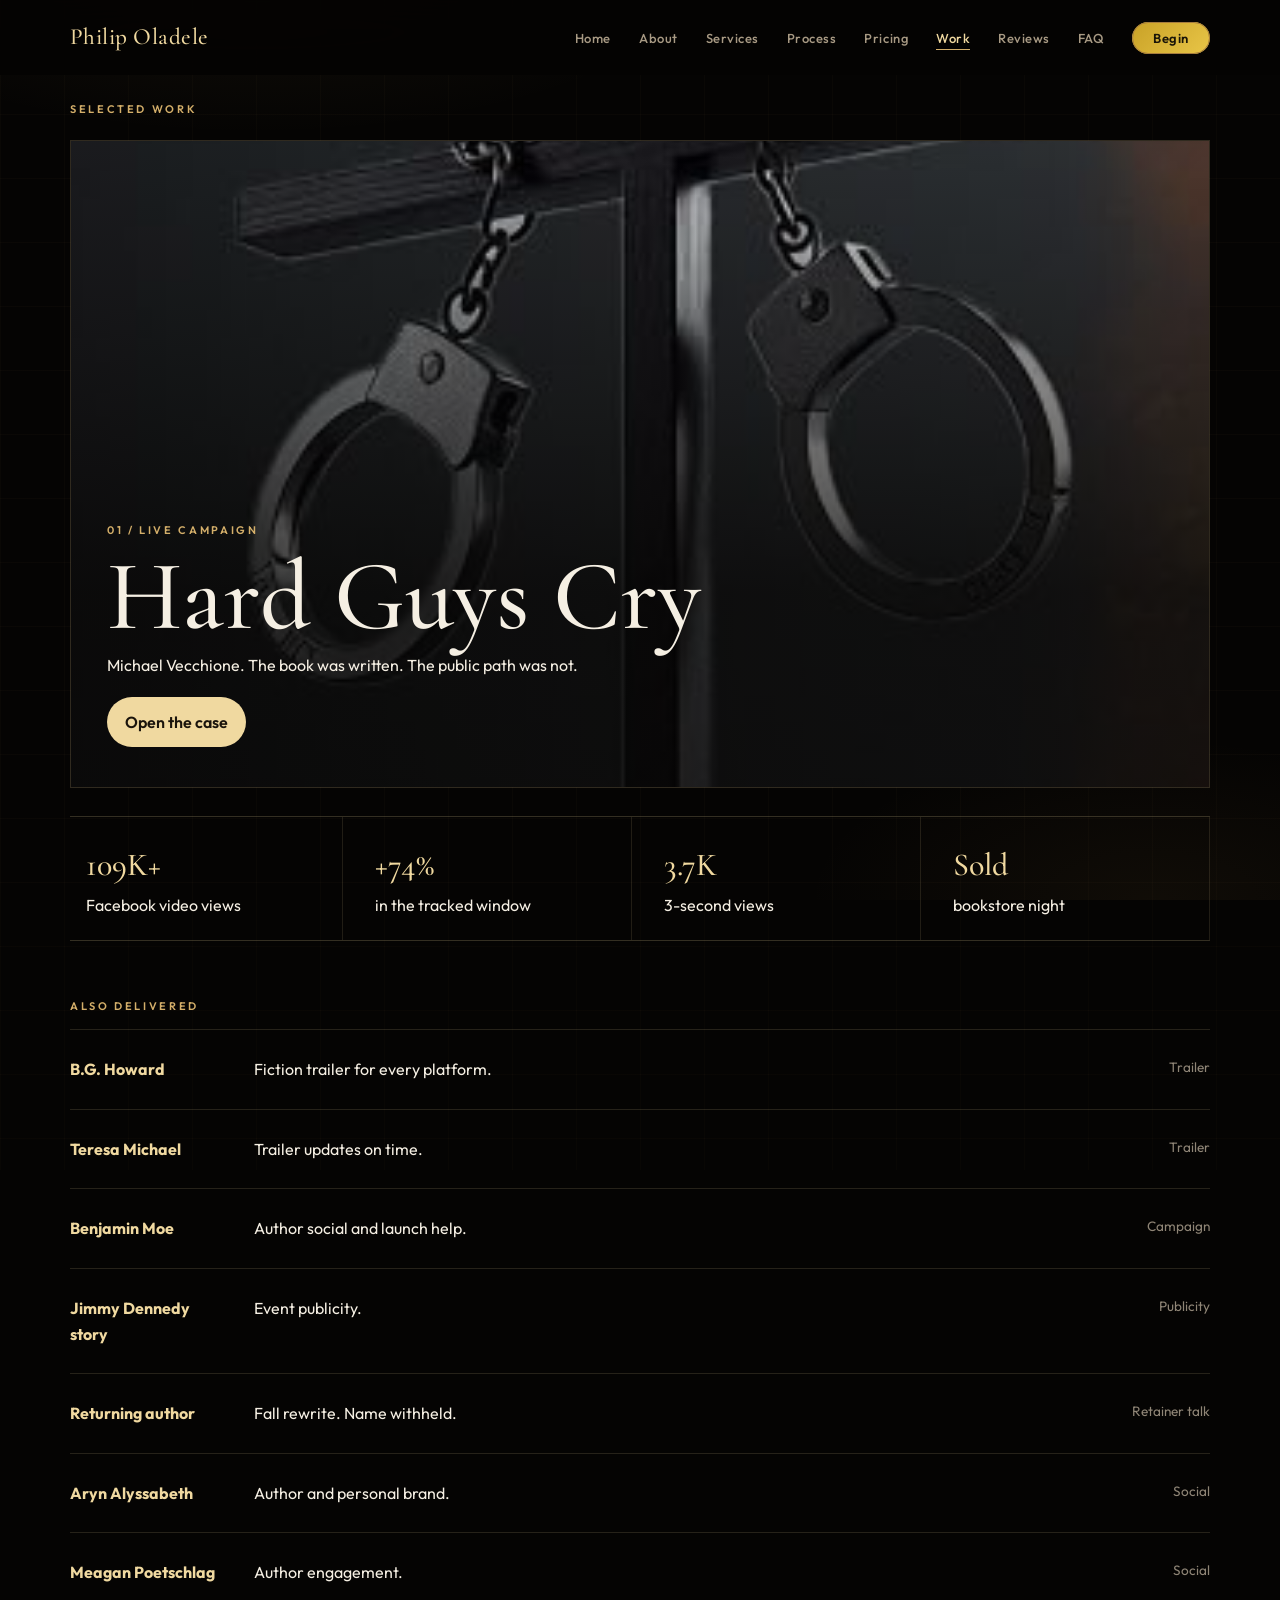
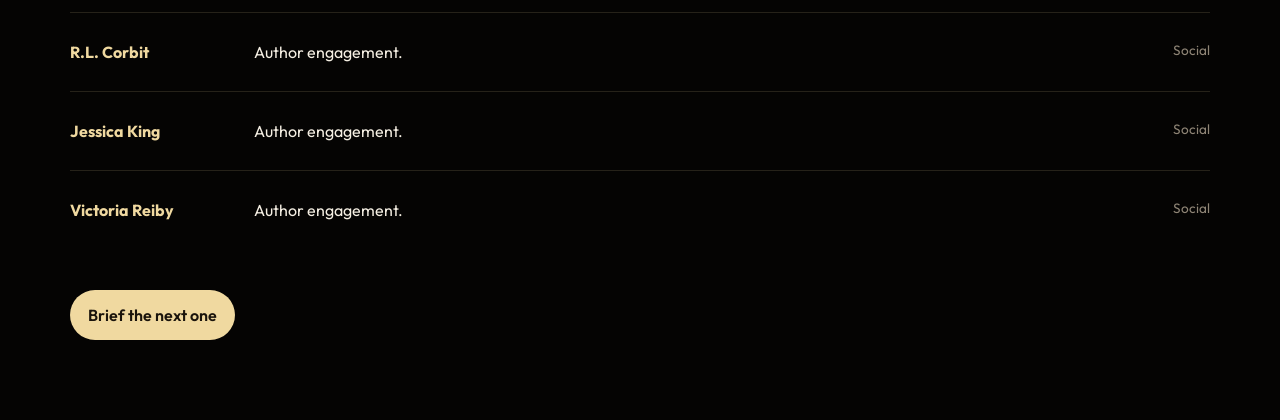
<file: projects.html>
<!DOCTYPE html>
<html lang="en">
<head>
  <meta charset="UTF-8" />
  <meta name="viewport" content="width=device-width, initial-scale=1.0" />
  <title>Work and Case Studies | Philip Oladele</title>
  <link rel="icon" type="image/png" href="https://philipoladele.com/favicon.png" />
  <link href="https://fonts.googleapis.com/css2?family=Cormorant+Garamond:ital,wght@0,500;1,500&family=Outfit:wght@400;500;600;700&display=swap" rel="stylesheet" />
  <link rel="stylesheet" href="styles.css?v=34" />
  <style>
    .page { padding-top:100px; padding-bottom:80px; }
    .hero-work { position:relative; overflow:hidden; border:1px solid rgba(240,217,160,.18); min-height:72vh; display:grid; place-items:end start; }
    .hero-work img { position:absolute; inset:0; width:100%; height:100%; object-fit:cover; transform:scale(1.08); animation:ken 18s ease-in-out infinite alternate; }
    @keyframes ken { to { transform:scale(1.16) translateY(-3%); } }
    .hero-work .veil { position:absolute; inset:0; background:linear-gradient(180deg,rgba(5,4,3,.15),rgba(5,4,3,.78) 70%); }
    .hero-copy { position:relative; z-index:2; padding:40px 36px; max-width:42rem; }
    .hero-copy h2 { font-size:clamp(3rem,8vw,6.2rem); line-height:.88; margin:8px 0 12px; }
    .metrics { display:grid; grid-template-columns:repeat(4,1fr); border-top:1px solid rgba(240,217,160,.2); border-bottom:1px solid rgba(240,217,160,.2); margin:28px 0 56px; }
    .metrics div { padding:22px 16px; border-right:1px solid rgba(240,217,160,.12); }
    .metrics b { display:block; font-family:"Cormorant Garamond",Georgia,serif; font-size:2rem; color:#f0d9a0; font-weight:500; }
    .row { display:grid; grid-template-columns:160px 1fr auto; gap:24px; padding:26px 0; border-top:1px solid rgba(240,217,160,.14); }
    .row:hover { background:rgba(240,217,160,.04); padding-left:12px; }
    .row b { color:#f0d9a0; }
    .row span { color:#8f8576; font-size:.85rem; }
    .pill { display:inline-block; border-radius:999px; padding:12px 18px; font-weight:600; background:#f0d9a0; color:#1a140c; }
    .ghost { border:1px solid rgba(240,217,160,.4); color:#f0d9a0; background:transparent; }
    @media(max-width:800px){ .metrics{grid-template-columns:1fr 1fr;} .row{grid-template-columns:1fr;} }
  </style>
</head>
<body>
  <div class="bg-layer"></div>
  <header class="header" id="site-header">
    <nav class="nav wrap">
      <a class="logo" href="/">Philip Oladele</a>
      <ul class="nav-menu" id="nav-menu">
        <li><a class="nav-link" href="/">Home</a></li>
        <li><a class="nav-link" href="about.html">About</a></li>
        <li><a class="nav-link" href="services.html">Services</a></li>
        <li><a class="nav-link" href="process.html">Process</a></li>
        <li><a class="nav-link" href="pricing.html">Pricing</a></li>
        <li><a class="nav-link active" href="projects.html">Work</a></li>
        <li><a class="nav-link" href="reviews.html">Reviews</a></li>
        <li><a class="nav-link" href="faq.html">FAQ</a></li>
        <li><a class="nav-link nav-cta" href="contact.html">Begin</a></li>
      </ul>
      <button class="nav-toggle" id="nav-toggle" aria-label="Menu"><span></span><span></span><span></span></button>
    </nav>
  </header>
  <main class="section page">
    <div class="wrap">
      <p class="kicker">Selected work</p>
      <div class="hero-work" style="margin-top:22px;">
        <img src="hard-guys-cry.jpg" alt="Hard Guys Cry" />
        <div class="veil"></div>
        <div class="hero-copy">
          <p class="kicker">01 / Live campaign</p>
          <h2>Hard Guys Cry</h2>
          <p>Michael Vecchione. The book was written. The public path was not.</p>
          <p style="margin-top:18px;"><a class="pill" href="case-hard-guys.html">Open the case</a></p>
        </div>
      </div>
      <div class="metrics">
        <div><b>109K+</b>Facebook video views</div>
        <div><b>+74%</b>in the tracked window</div>
        <div><b>3.7K</b>3-second views</div>
        <div><b>Sold</b>bookstore night</div>
      </div>
      <p class="kicker">Also delivered</p>
      <div class="row"><b>B.G. Howard</b><div>Fiction trailer for every platform.</div><span>Trailer</span></div>
      <div class="row"><b>Teresa Michael</b><div>Trailer updates on time.</div><span>Trailer</span></div>
      <div class="row"><b>Benjamin Moe</b><div>Author social and launch help.</div><span>Campaign</span></div>
      <div class="row"><b>Jimmy Dennedy story</b><div>Event publicity.</div><span>Publicity</span></div>
      <div class="row"><b>Returning author</b><div>Fall rewrite. Name withheld.</div><span>Retainer talk</span></div>
      <div class="row"><b>Aryn Alyssabeth</b><div>Author and personal brand.</div><span>Social</span></div>
      <div class="row"><b>Meagan Poetschlag</b><div>Author engagement.</div><span>Social</span></div>
      <div class="row"><b>R.L. Corbit</b><div>Author engagement.</div><span>Social</span></div>
      <div class="row"><b>Jessica King</b><div>Author engagement.</div><span>Social</span></div>
      <div class="row"><b>Victoria Reiby</b><div>Author engagement.</div><span>Social</span></div>
      <p style="margin-top:40px;"><a class="pill" href="contact.html">Brief the next one</a></p>
    </div>
  </main>
  <script src="script.js?v=34"></script>
</body>
</html>
</file>
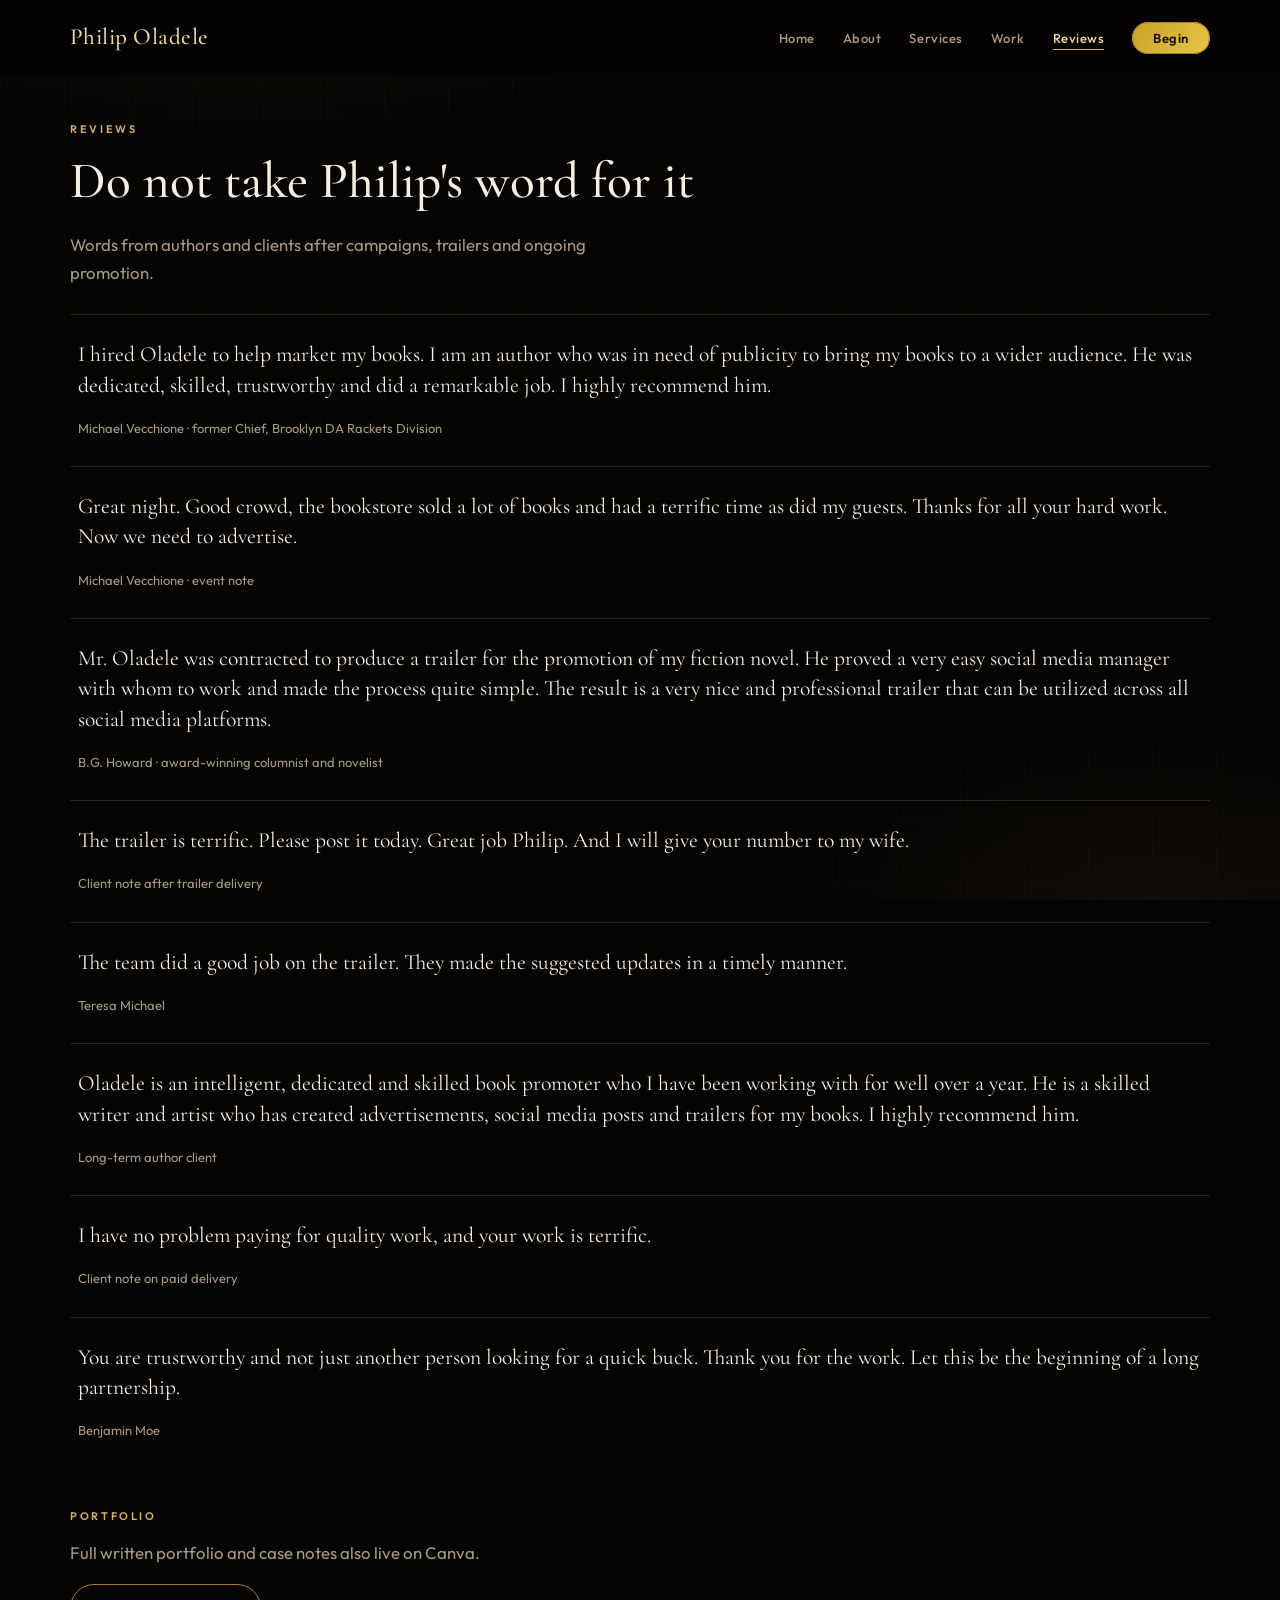
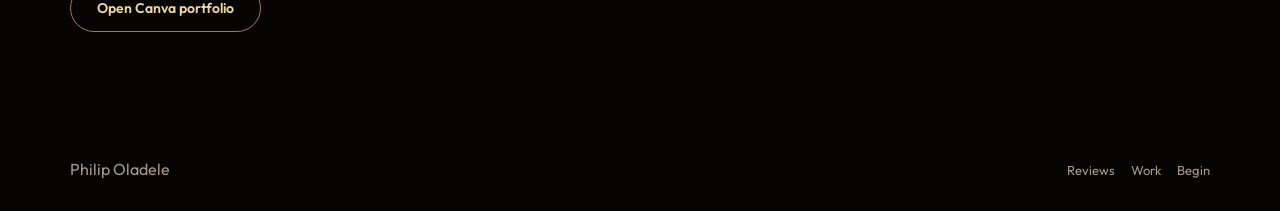
<file: Reviews.html>
<!DOCTYPE html>
<html lang="en">
<head>
  <meta property="og:type" content="website" />
  <meta property="og:url" content="https://philipoladele.com/" />
  <meta property="og:title" content="Philip Oladele — Digital Growth Strategist" />
  <meta property="og:description" content="Social media strategist and manager. Web and UI/UX design. Author and book marketing." />
  <meta property="og:image" content="https://philipoladele.com/philip-oladele.jpg" />
  <meta property="og:image:width" content="1200" />
  <meta property="og:image:height" content="630" />
  <meta name="twitter:card" content="summary_large_image" />
  <meta name="twitter:title" content="Philip Oladele — Digital Growth Strategist" />
  <meta name="twitter:description" content="Social media strategist and manager. Web and UI/UX design. Author and book marketing." />
  <meta name="twitter:image" content="https://philipoladele.com/philip-oladele.jpg" />
  <link rel="canonical" href="https://philipoladele.com/" />
  <meta charset="UTF-8" />
  <meta name="viewport" content="width=device-width, initial-scale=1.0" />
  <title>Client Reviews | Philip Oladele</title>
  <meta name="description" content="Client reviews for Philip Oladele: book promotion, trailers, social media and author campaigns." />
  <link rel="preconnect" href="https://fonts.googleapis.com" />
  <link rel="preconnect" href="https://fonts.gstatic.com" crossorigin />
  <link href="https://fonts.googleapis.com/css2?family=Cormorant+Garamond:ital,wght@0,500;0,600;1,500&family=Outfit:wght@400;500;600;700&display=swap" rel="stylesheet" />
  <link rel="stylesheet" href="styles.css?v=21" />
</head>
<body>
  <div class="bg-layer"></div>
  <header class="header" id="site-header">
    <nav class="nav wrap">
      <a class="logo" href="index.html">Philip Oladele</a>
      <ul class="nav-menu" id="nav-menu">
        <li><a class="nav-link" href="index.html">Home</a></li>
        <li><a class="nav-link" href="about.html">About</a></li>
        <li><a class="nav-link" href="services.html">Services</a></li>
        <li><a class="nav-link" href="projects.html">Work</a></li>
        <li><a class="nav-link active" href="reviews.html">Reviews</a></li>
        <li><a class="nav-link nav-cta" href="contact.html">Begin</a></li>
      </ul>
      <button class="nav-toggle" id="nav-toggle" aria-label="Menu"><span></span><span></span><span></span></button>
    </nav>
  </header>
  <main class="section page">
    <div class="wrap">
      <p class="kicker reveal">Reviews</p>
      <h2 class="reveal">Do not take Philip's word for it</h2>
      <p class="lede reveal">Words from authors and clients after campaigns, trailers and ongoing promotion.</p>
      <div class="quotes" style="grid-template-columns:1fr;">
        <blockquote class="quote reveal">
          <p>I hired Oladele to help market my books. I am an author who was in need of publicity to bring my books to a wider audience. He was dedicated, skilled, trustworthy and did a remarkable job. I highly recommend him.</p>
          <cite>Michael Vecchione · former Chief, Brooklyn DA Rackets Division</cite>
        </blockquote>
        <blockquote class="quote reveal">
          <p>Great night. Good crowd, the bookstore sold a lot of books and had a terrific time as did my guests. Thanks for all your hard work. Now we need to advertise.</p>
          <cite>Michael Vecchione · event note</cite>
        </blockquote>
        <blockquote class="quote reveal">
          <p>Mr. Oladele was contracted to produce a trailer for the promotion of my fiction novel. He proved a very easy social media manager with whom to work and made the process quite simple. The result is a very nice and professional trailer that can be utilized across all social media platforms.</p>
          <cite>B.G. Howard · award-winning columnist and novelist</cite>
        </blockquote>
        <blockquote class="quote reveal">
          <p>The trailer is terrific. Please post it today. Great job Philip. And I will give your number to my wife.</p>
          <cite>Client note after trailer delivery</cite>
        </blockquote>
        <blockquote class="quote reveal">
          <p>The team did a good job on the trailer. They made the suggested updates in a timely manner.</p>
          <cite>Teresa Michael</cite>
        </blockquote>
        <blockquote class="quote reveal">
          <p>Oladele is an intelligent, dedicated and skilled book promoter who I have been working with for well over a year. He is a skilled writer and artist who has created advertisements, social media posts and trailers for my books. I highly recommend him.</p>
          <cite>Long-term author client</cite>
        </blockquote>
        <blockquote class="quote reveal">
          <p>I have no problem paying for quality work, and your work is terrific.</p>
          <cite>Client note on paid delivery</cite>
        </blockquote>
        <blockquote class="quote reveal">
          <p>You are trustworthy and not just another person looking for a quick buck. Thank you for the work. Let this be the beginning of a long partnership.</p>
          <cite>Benjamin Moe</cite>
        </blockquote>
      </div>
      <p class="kicker reveal" style="margin-top:56px;">Portfolio</p>
      <p class="lede reveal">Full written portfolio and case notes also live on Canva.</p>
      <p class="reveal" style="margin-top:18px;"><a class="btn btn-line" href="https://philipoladele.my.canva.site/" target="_blank" rel="noopener">Open Canva portfolio</a></p>
    </div>
  </main>
  <footer>
    <div class="foot wrap">
      <div>Philip Oladele</div>
      <div><a href="reviews.html">Reviews</a><a href="projects.html">Work</a><a href="contact.html">Begin</a></div>
    </div>
  </footer>
  <script src="script.js?v=21"></script>
</body>
</html>
</file>
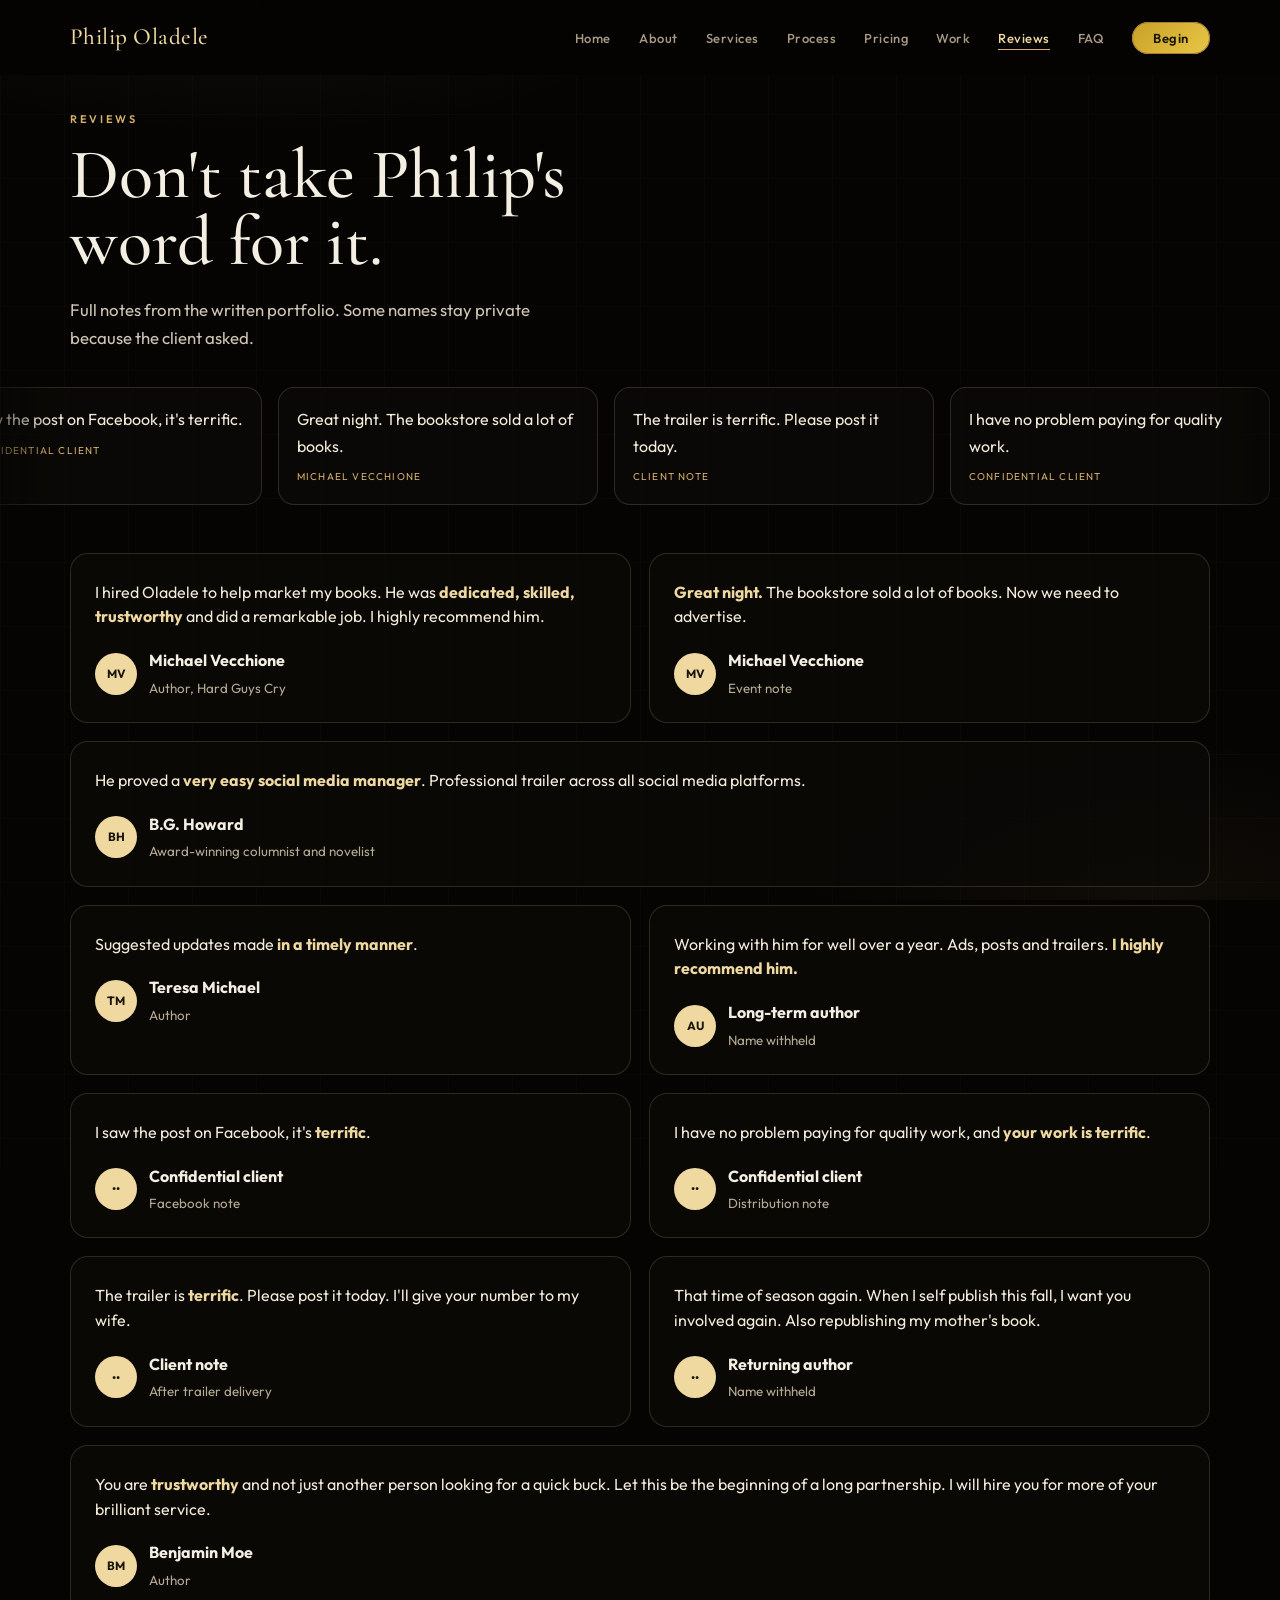
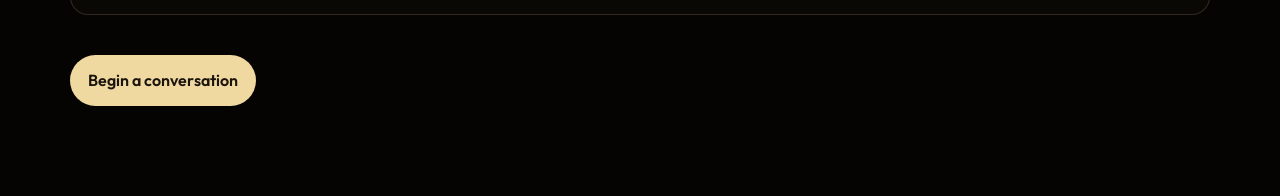
<file: reviews.html>
<!DOCTYPE html>
<html lang="en">
<head>
  <meta charset="UTF-8" />
  <meta name="viewport" content="width=device-width, initial-scale=1.0" />
  <title>Client Reviews | Philip Oladele</title>
  <link rel="icon" type="image/png" href="https://philipoladele.com/favicon.png" />
  <link href="https://fonts.googleapis.com/css2?family=Cormorant+Garamond:ital,wght@0,500;1,500&family=Outfit:wght@400;500;600;700&display=swap" rel="stylesheet" />
  <link rel="stylesheet" href="styles.css?v=33" />
  <style>
    .page { padding-top:110px; padding-bottom:90px; }
    .page h2 { font-size:clamp(2.3rem,6vw,4.4rem); line-height:.95; max-width:16ch; }
    .lede { color:#cfc6b6; max-width:46ch; }
    .rail { overflow:hidden; margin:36px -4vw 48px; mask-image:linear-gradient(90deg,transparent,#000 8%,#000 92%,transparent); }
    .rail-track { display:flex; gap:16px; width:max-content; animation:drift 42s linear infinite; }
    .rail-track:hover { animation-play-state:paused; }
    @keyframes drift { to { transform:translateX(-50%); } }
    .chip { flex:none; max-width:320px; background:rgba(12,10,8,.8); border:1px solid rgba(240,217,160,.16); border-radius:16px; padding:18px; color:#f3ead8; }
    .chip small { display:block; margin-top:10px; color:#d4af6a; letter-spacing:.12em; text-transform:uppercase; font-size:10px; }
    .t-grid { display:grid; grid-template-columns:1fr 1fr; gap:18px; }
    .t-card { background:rgba(12,10,8,.72); border:1px solid rgba(240,217,160,.16); border-radius:18px; padding:26px 24px 22px; opacity:0; transform:translateY(18px); animation:up .7s cubic-bezier(.22,1,.36,1) forwards; }
    .t-card:nth-child(1){animation-delay:.05s} .t-card:nth-child(2){animation-delay:.15s}
    .t-card:nth-child(3){animation-delay:.25s} .t-card:nth-child(4){animation-delay:.35s}
    .t-card:nth-child(5){animation-delay:.45s} .t-card:nth-child(6){animation-delay:.55s}
    .t-card:nth-child(7){animation-delay:.65s} .t-card:nth-child(8){animation-delay:.75s}
    .t-card:nth-child(9){animation-delay:.85s} .t-card:nth-child(10){animation-delay:.95s}
    @keyframes up { to { opacity:1; transform:none; } }
    .t-card p { margin:0 0 18px; color:#f3ead8; line-height:1.55; }
    .t-card p strong { color:#f0d9a0; }
    .who { display:flex; align-items:center; gap:12px; }
    .av { width:42px; height:42px; border-radius:50%; background:#f0d9a0; color:#1a140c; display:flex; align-items:center; justify-content:center; font-weight:700; font-size:12px; }
    .who h3 { margin:0; font-size:1rem; font-family:Outfit,sans-serif; }
    .who small { color:#b7aa94; }
    .wide { grid-column:1 / -1; }
    .pill { display:inline-block; border-radius:999px; padding:12px 18px; font-weight:600; background:#f0d9a0; color:#1a140c; }
    @media(max-width:800px){ .t-grid{grid-template-columns:1fr;} .wide{grid-column:auto;} }
  </style>
</head>
<body>
  <div class="bg-layer"></div>
  <header class="header" id="site-header">
    <nav class="nav wrap">
      <a class="logo" href="/">Philip Oladele</a>
      <ul class="nav-menu" id="nav-menu">
        <li><a class="nav-link" href="/">Home</a></li>
        <li><a class="nav-link" href="about.html">About</a></li>
        <li><a class="nav-link" href="services.html">Services</a></li>
        <li><a class="nav-link" href="process.html">Process</a></li>
        <li><a class="nav-link" href="pricing.html">Pricing</a></li>
        <li><a class="nav-link" href="projects.html">Work</a></li>
        <li><a class="nav-link active" href="reviews.html">Reviews</a></li>
        <li><a class="nav-link" href="faq.html">FAQ</a></li>
        <li><a class="nav-link nav-cta" href="contact.html">Begin</a></li>
      </ul>
      <button class="nav-toggle" id="nav-toggle" aria-label="Menu"><span></span><span></span><span></span></button>
    </nav>
  </header>
  <main class="section page">
    <div class="wrap">
      <p class="kicker">Reviews</p>
      <h2>Don't take Philip's word for it.</h2>
      <p class="lede">Full notes from the written portfolio. Some names stay private because the client asked.</p>
    </div>
    <div class="rail">
      <div class="rail-track">
        <div class="chip">I saw the post on Facebook, it's terrific.<small>Confidential client</small></div>
        <div class="chip">Great night. The bookstore sold a lot of books.<small>Michael Vecchione</small></div>
        <div class="chip">The trailer is terrific. Please post it today.<small>Client note</small></div>
        <div class="chip">I have no problem paying for quality work.<small>Confidential client</small></div>
        <div class="chip">I'll give your number to my wife.<small>Client note</small></div>
        <div class="chip">Dedicated, skilled, trustworthy.<small>Michael Vecchione</small></div>
        <div class="chip">I saw the post on Facebook, it's terrific.<small>Confidential client</small></div>
        <div class="chip">Great night. The bookstore sold a lot of books.<small>Michael Vecchione</small></div>
        <div class="chip">The trailer is terrific. Please post it today.<small>Client note</small></div>
        <div class="chip">I have no problem paying for quality work.<small>Confidential client</small></div>
        <div class="chip">I'll give your number to my wife.<small>Client note</small></div>
        <div class="chip">Dedicated, skilled, trustworthy.<small>Michael Vecchione</small></div>
      </div>
    </div>
    <div class="wrap">
      <div class="t-grid">
        <article class="t-card"><p>I hired Oladele to help market my books. He was <strong>dedicated, skilled, trustworthy</strong> and did a remarkable job. I highly recommend him.</p><div class="who"><div class="av">MV</div><div><h3>Michael Vecchione</h3><small>Author, Hard Guys Cry</small></div></div></article>
        <article class="t-card"><p><strong>Great night.</strong> The bookstore sold a lot of books. Now we need to advertise.</p><div class="who"><div class="av">MV</div><div><h3>Michael Vecchione</h3><small>Event note</small></div></div></article>
        <article class="t-card wide"><p>He proved a <strong>very easy social media manager</strong>. Professional trailer across all social media platforms.</p><div class="who"><div class="av">BH</div><div><h3>B.G. Howard</h3><small>Award-winning columnist and novelist</small></div></div></article>
        <article class="t-card"><p>Suggested updates made <strong>in a timely manner</strong>.</p><div class="who"><div class="av">TM</div><div><h3>Teresa Michael</h3><small>Author</small></div></div></article>
        <article class="t-card"><p>Working with him for well over a year. Ads, posts and trailers. <strong>I highly recommend him.</strong></p><div class="who"><div class="av">AU</div><div><h3>Long-term author</h3><small>Name withheld</small></div></div></article>
        <article class="t-card"><p>I saw the post on Facebook, it's <strong>terrific</strong>.</p><div class="who"><div class="av">••</div><div><h3>Confidential client</h3><small>Facebook note</small></div></div></article>
        <article class="t-card"><p>I have no problem paying for quality work, and <strong>your work is terrific</strong>.</p><div class="who"><div class="av">••</div><div><h3>Confidential client</h3><small>Distribution note</small></div></div></article>
        <article class="t-card"><p>The trailer is <strong>terrific</strong>. Please post it today. I'll give your number to my wife.</p><div class="who"><div class="av">••</div><div><h3>Client note</h3><small>After trailer delivery</small></div></div></article>
        <article class="t-card"><p>That time of season again. When I self publish this fall, I want you involved again. Also republishing my mother's book.</p><div class="who"><div class="av">••</div><div><h3>Returning author</h3><small>Name withheld</small></div></div></article>
        <article class="t-card wide"><p>You are <strong>trustworthy</strong> and not just another person looking for a quick buck. Let this be the beginning of a long partnership. I will hire you for more of your brilliant service.</p><div class="who"><div class="av">BM</div><div><h3>Benjamin Moe</h3><small>Author</small></div></div></article>
      </div>
      <p style="margin-top:40px;"><a class="pill" href="contact.html">Begin a conversation</a></p>
    </div>
  </main>
  <script src="script.js?v=33"></script>
</body>
</html>
</file>
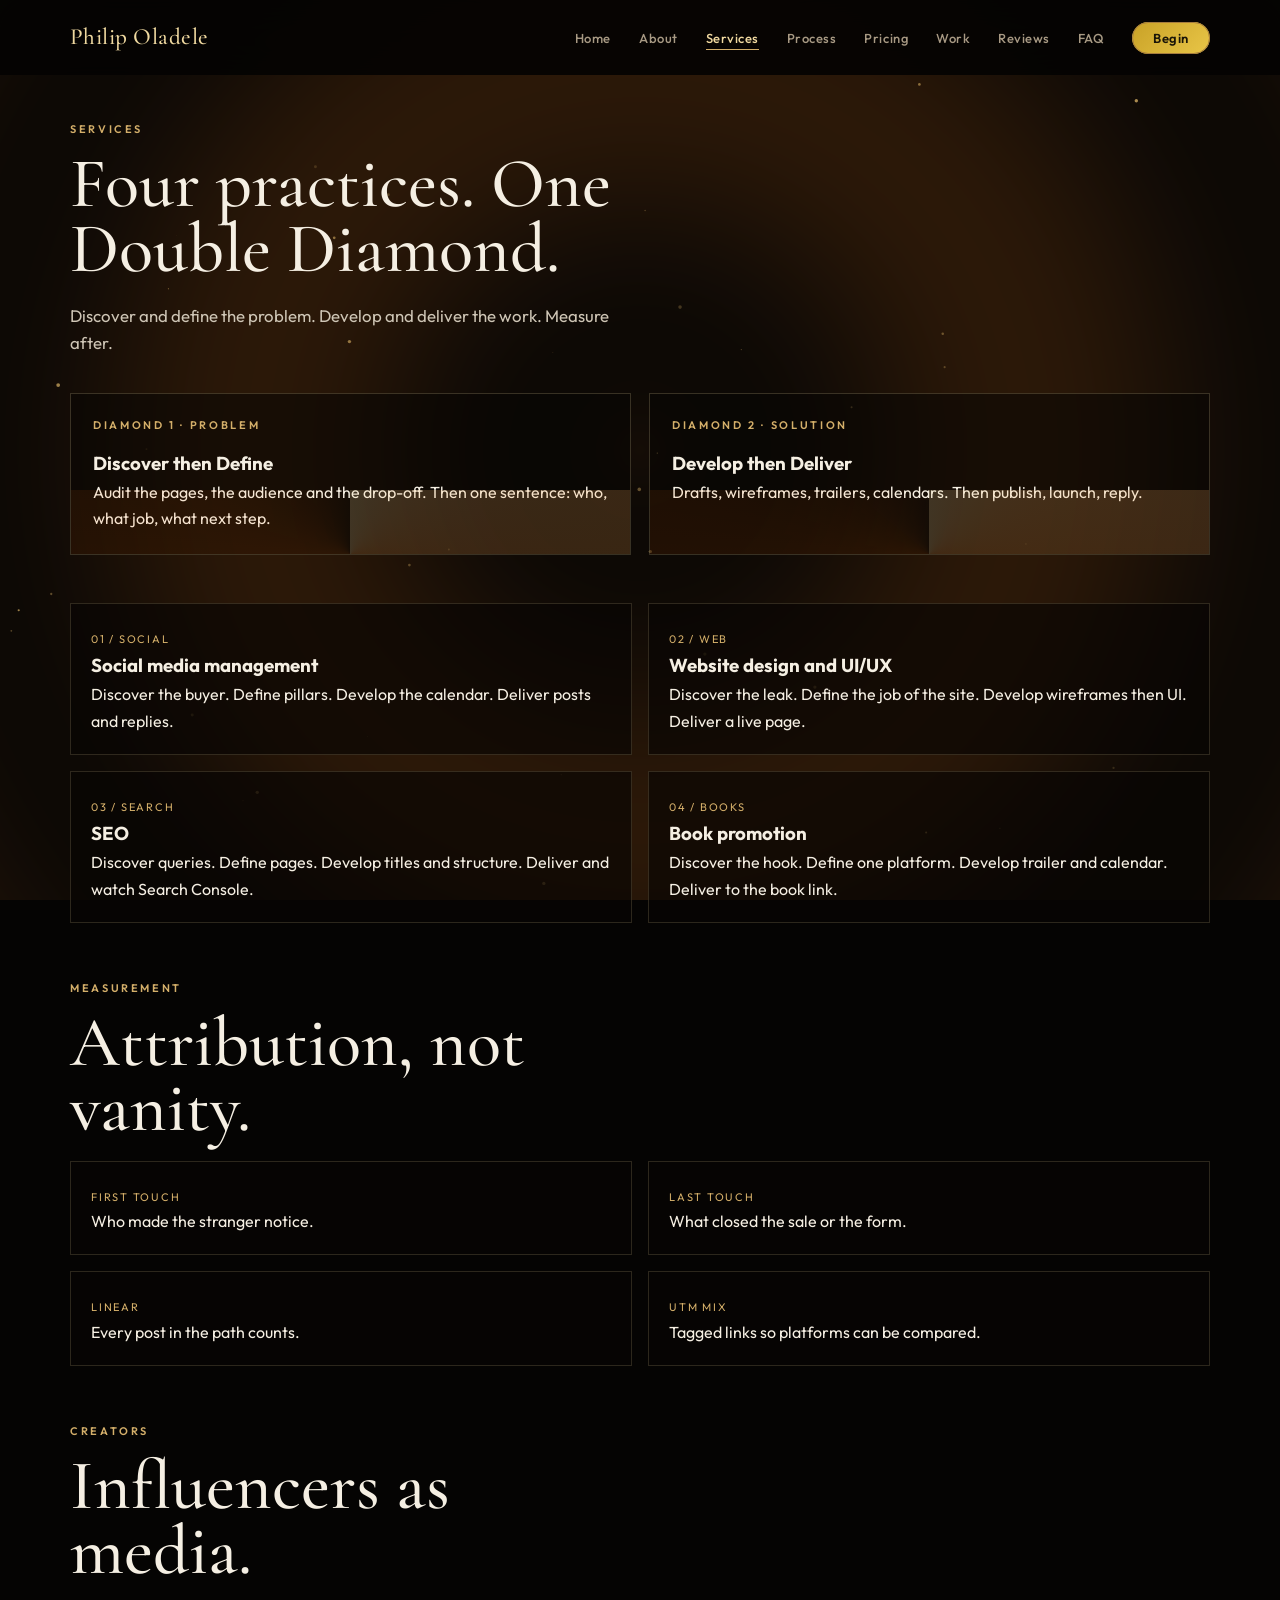
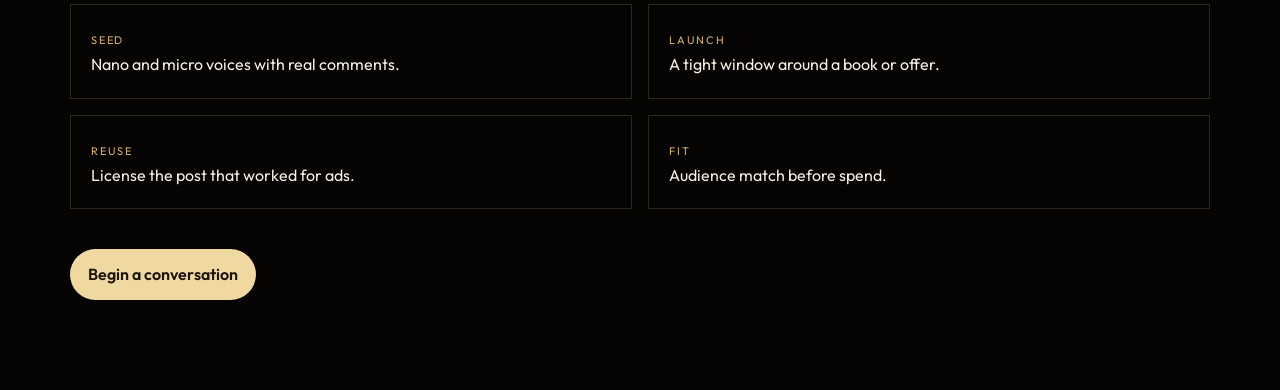
<file: services.html>
<!DOCTYPE html>
<html lang="en">
<head>
  <meta charset="UTF-8" />
  <meta name="viewport" content="width=device-width, initial-scale=1.0" />
  <title>Services | Social Media, Website Design, SEO, Book Marketing | Philip Oladele</title>
  <link rel="icon" type="image/png" href="https://philipoladele.com/favicon.png" />
  <link href="https://fonts.googleapis.com/css2?family=Cormorant+Garamond:ital,wght@0,500;1,500&family=Outfit:wght@400;500;600;700&display=swap" rel="stylesheet" />
  <link rel="stylesheet" href="styles.css?v=40" />
  <style>
    #gl,#dust{position:fixed;inset:0;pointer-events:none}
    #gl{z-index:0}#dust{z-index:1}
    .page{position:relative;z-index:2;padding-top:120px;padding-bottom:90px}
    .page h2{font-size:clamp(2.3rem,6vw,4.4rem);line-height:.92;max-width:16ch}
    .lede{color:#cfc6b6;max-width:50ch}
    .diamonds{display:grid;grid-template-columns:1fr 1fr;gap:18px;margin:36px 0 48px}
    .dia{border:1px solid rgba(240,217,160,.2);padding:22px;background:rgba(8,6,4,.55);position:relative;overflow:hidden}
    .dia::before{content:"";position:absolute;inset:auto -20% -40% -20%;height:80%;background:conic-gradient(from 0deg,#f0d9a033,#ff6a0033,#0000);animation:spin 12s linear infinite}
    @keyframes spin{to{transform:rotate(1turn)}}
    .dia h3{position:relative}
    .grid2{display:grid;grid-template-columns:1fr 1fr;gap:16px;margin-top:20px}
    .cardx{border:1px solid rgba(240,217,160,.16);padding:20px;background:rgba(8,6,4,.65)}
    .cardx small{color:#d4af6a;letter-spacing:.16em;text-transform:uppercase;font-size:11px}
    .pill{display:inline-block;border-radius:999px;padding:12px 18px;font-weight:600;background:#f0d9a0;color:#1a140c}
    @media(max-width:800px){.diamonds,.grid2{grid-template-columns:1fr}}
    @media (prefers-reduced-motion:reduce){#gl,#dust,.dia::before{display:none}}
  </style>
</head>
<body>
<canvas id="gl"></canvas><canvas id="dust"></canvas>
<header class="header" id="site-header">
  <nav class="nav wrap">
    <a class="logo" href="/">Philip Oladele</a>
    <ul class="nav-menu" id="nav-menu">
      <li><a class="nav-link" href="/">Home</a></li>
      <li><a class="nav-link" href="about.html">About</a></li>
      <li><a class="nav-link active" href="services.html">Services</a></li>
      <li><a class="nav-link" href="process.html">Process</a></li>
      <li><a class="nav-link" href="pricing.html">Pricing</a></li>
      <li><a class="nav-link" href="projects.html">Work</a></li>
      <li><a class="nav-link" href="reviews.html">Reviews</a></li>
      <li><a class="nav-link" href="faq.html">FAQ</a></li>
      <li><a class="nav-link nav-cta" href="contact.html">Begin</a></li>
    </ul>
    <button class="nav-toggle" id="nav-toggle" aria-label="Menu"><span></span><span></span><span></span></button>
  </nav>
</header>
<main class="section page">
  <div class="wrap">
    <p class="kicker">Services</p>
    <h2>Four practices. One Double Diamond.</h2>
    <p class="lede">Discover and define the problem. Develop and deliver the work. Measure after.</p>
    <div class="diamonds">
      <div class="dia"><p class="kicker">Diamond 1 · Problem</p><h3>Discover then Define</h3><p>Audit the pages, the audience and the drop-off. Then one sentence: who, what job, what next step.</p></div>
      <div class="dia"><p class="kicker">Diamond 2 · Solution</p><h3>Develop then Deliver</h3><p>Drafts, wireframes, trailers, calendars. Then publish, launch, reply.</p></div>
    </div>
    <div class="grid2">
      <article class="cardx"><small>01 / Social</small><h3>Social media management</h3><p>Discover the buyer. Define pillars. Develop the calendar. Deliver posts and replies.</p></article>
      <article class="cardx"><small>02 / Web</small><h3>Website design and UI/UX</h3><p>Discover the leak. Define the job of the site. Develop wireframes then UI. Deliver a live page.</p></article>
      <article class="cardx"><small>03 / Search</small><h3>SEO</h3><p>Discover queries. Define pages. Develop titles and structure. Deliver and watch Search Console.</p></article>
      <article class="cardx"><small>04 / Books</small><h3>Book promotion</h3><p>Discover the hook. Define one platform. Develop trailer and calendar. Deliver to the book link.</p></article>
    </div>
    <p class="kicker" style="margin-top:56px;">Measurement</p>
    <h2>Attribution, not vanity.</h2>
    <div class="grid2">
      <article class="cardx"><small>First touch</small><p>Who made the stranger notice.</p></article>
      <article class="cardx"><small>Last touch</small><p>What closed the sale or the form.</p></article>
      <article class="cardx"><small>Linear</small><p>Every post in the path counts.</p></article>
      <article class="cardx"><small>UTM mix</small><p>Tagged links so platforms can be compared.</p></article>
    </div>
    <p class="kicker" style="margin-top:56px;">Creators</p>
    <h2>Influencers as media.</h2>
    <div class="grid2">
      <article class="cardx"><small>Seed</small><p>Nano and micro voices with real comments.</p></article>
      <article class="cardx"><small>Launch</small><p>A tight window around a book or offer.</p></article>
      <article class="cardx"><small>Reuse</small><p>License the post that worked for ads.</p></article>
      <article class="cardx"><small>Fit</small><p>Audience match before spend.</p></article>
    </div>
    <p style="margin-top:40px;"><a class="pill" href="contact.html">Begin a conversation</a></p>
  </div>
</main>
<script src="script.js?v=40"></script>
<script>
(function(){
  if(window.matchMedia("(prefers-reduced-motion: reduce)").matches) return;
  const canvas=document.getElementById("gl");
  const gl=canvas.getContext("webgl");
  if(gl){
    const vs="attribute vec2 a;void main(){gl_Position=vec4(a,0,1);}";
    const fs="precision mediump float;uniform float t;uniform vec2 r;void main(){vec2 p=(gl_FragCoord.xy/r)*2.-1.;p.x*=r.x/r.y;float n=.3+.25*sin(length(p)*5.-t*.8);vec3 c=mix(vec3(.03,.02,.015),vec3(.5,.26,.06),n*.5);c+=vec3(.9,.62,.22)*smoothstep(.65,1.,n);gl_FragColor=vec4(c,.5);}";
    function sh(tp,src){const s=gl.createShader(tp);gl.shaderSource(s,src);gl.compileShader(s);return s;}
    const pr=gl.createProgram();gl.attachShader(pr,sh(gl.VERTEX_SHADER,vs));gl.attachShader(pr,sh(gl.FRAGMENT_SHADER,fs));gl.linkProgram(pr);gl.useProgram(pr);
    const buf=gl.createBuffer();gl.bindBuffer(gl.ARRAY_BUFFER,buf);gl.bufferData(gl.ARRAY_BUFFER,new Float32Array([-1,-1,3,-1,-1,3]),gl.STATIC_DRAW);
    const loc=gl.getAttribLocation(pr,"a");gl.enableVertexAttribArray(loc);gl.vertexAttribPointer(loc,2,gl.FLOAT,false,0,0);
    const ut=gl.getUniformLocation(pr,"t"),ur=gl.getUniformLocation(pr,"r");
    function resize(){canvas.width=innerWidth;canvas.height=innerHeight;gl.viewport(0,0,canvas.width,canvas.height);}
    resize();addEventListener("resize",resize);
    const t0=performance.now();
    (function draw(now){gl.uniform1f(ut,(now-t0)/1000);gl.uniform2f(ur,canvas.width,canvas.height);gl.drawArrays(gl.TRIANGLES,0,3);requestAnimationFrame(draw);})(t0);
  }
  const d=document.getElementById("dust"),ctx=d.getContext("2d");
  let w,h,ps;
  function size(){w=d.width=innerWidth;h=d.height=innerHeight;const n=w<700?22:44;ps=Array.from({length:n},()=>({x:Math.random()*w,y:Math.random()*h,r:Math.random()*1.7+.2,v:Math.random()*.45+.12,a:Math.random()*.5+.15}));}
  size();addEventListener("resize",size);
  (function tick(){ctx.clearRect(0,0,w,h);for(const p of ps){p.y-=p.v;if(p.y<-4){p.y=h+4;p.x=Math.random()*w;}ctx.fillStyle="rgba(255,210,120,"+p.a+")";ctx.beginPath();ctx.arc(p.x,p.y,p.r,0,6.28);ctx.fill();}requestAnimationFrame(tick);})();
})();
</script>
</body>
</html>
</file>
<file: styles.css>
:root {
  --bg: #050403;
  --bg2: #0c0a07;
  --panel: rgba(18, 15, 10, 0.72);
  --gold: #d4af6a;
  --gold2: #f0d9a0;
  --gold3: #a67c3d;
  --ink: #f5efe3;
  --mute: #a89a84;
  --line: rgba(212, 175, 106, 0.18);
  --serif: "Cormorant Garamond", Georgia, serif;
  --sans: "Outfit", system-ui, sans-serif;
  --ease: cubic-bezier(0.22, 1, 0.36, 1);
  --ease-out: cubic-bezier(0.16, 1, 0.3, 1);
}
*, *::before, *::after { box-sizing: border-box; margin: 0; padding: 0; }
html { scroll-behavior: smooth; }
body {
  font-family: var(--sans);
  background: var(--bg);
  color: var(--ink);
  line-height: 1.65;
  overflow-x: hidden;
  -webkit-font-smoothing: antialiased;
}
img { max-width: 100%; display: block; }
a { color: inherit; text-decoration: none; }
.wrap { width: min(1140px, calc(100% - 40px)); margin: 0 auto; }

.bg-layer {
  position: fixed; inset: 0; z-index: 0; pointer-events: none;
  background:
    radial-gradient(ellipse 80% 50% at 20% -10%, rgba(212, 175, 106, 0.09), transparent 50%),
    radial-gradient(ellipse 60% 40% at 90% 100%, rgba(166, 124, 61, 0.07), transparent 45%),
    var(--bg);
}
.bg-layer::before {
  content: ""; position: absolute; inset: -30%;
  background-image:
    linear-gradient(rgba(212, 175, 106, 0.04) 1px, transparent 1px),
    linear-gradient(90deg, rgba(212, 175, 106, 0.04) 1px, transparent 1px);
  background-size: 64px 64px;
  animation: gridDrift 40s linear infinite;
  opacity: 0.7;
}
@keyframes gridDrift { to { transform: translate3d(-64px, -64px, 0); } }

.header, .section, footer, main, .hero, .page, .band { position: relative; z-index: 1; }

.header {
  position: fixed; top: 0; width: 100%; z-index: 50; padding: 18px 0;
  background: rgba(5, 4, 3, 0.75);
  backdrop-filter: blur(20px) saturate(1.2);
  border-bottom: 1px solid transparent;
  transition: border-color 0.4s var(--ease), background 0.4s var(--ease);
}
.header.scrolled { border-bottom-color: var(--line); }
.nav { display: flex; justify-content: space-between; align-items: center; }
.logo {
  font-family: var(--serif); font-size: 1.45rem; font-weight: 500;
  color: var(--gold2); letter-spacing: 0.02em;
  transition: color 0.3s var(--ease);
}
.logo:hover { color: #fff; }
.nav-menu { display: flex; gap: 28px; list-style: none; align-items: center; }
.nav-link {
  font-size: 13px; font-weight: 500; color: var(--mute); letter-spacing: 0.04em;
  position: relative; transition: color 0.3s var(--ease);
}
.nav-link::after {
  content: ""; position: absolute; left: 0; bottom: -4px; width: 0; height: 1px;
  background: var(--gold); transition: width 0.35s var(--ease);
}
.nav-link:hover, .nav-link.active { color: var(--gold2); }
.nav-link:hover::after, .nav-link.active::after { width: 100%; }
.nav-cta {
  border: 1px solid var(--gold3); color: var(--gold2) !important;
  padding: 9px 18px; border-radius: 999px;
  transition: background 0.35s var(--ease), box-shadow 0.35s var(--ease), border-color 0.35s var(--ease);
}
.nav-cta::after { display: none; }
.nav-cta:hover {
  background: rgba(212, 175, 106, 0.12);
  box-shadow: 0 0 24px rgba(212, 175, 106, 0.25);
  border-color: var(--gold);
}
.nav-toggle { display: none; background: none; border: 0; cursor: pointer; padding: 6px; }
.nav-toggle span {
  display: block; width: 20px; height: 1.5px; background: var(--gold); margin: 5px 0;
}

.hero {
  padding: 140px 0 80px;
  display: grid; grid-template-columns: 1.15fr 0.85fr; gap: 48px; align-items: center;
}
.kicker {
  color: var(--gold); letter-spacing: 0.24em; text-transform: uppercase;
  font-size: 11px; font-weight: 600; margin-bottom: 14px;
}
.hero h1 {
  font-family: var(--serif); font-weight: 500;
  font-size: clamp(2.7rem, 6.2vw, 4.8rem); line-height: 0.98;
  margin: 0 0 18px; letter-spacing: -0.02em;
}
.hero h1 span { color: var(--gold2); font-style: italic; }
.hero > div > p, .lede { color: var(--mute); max-width: 520px; font-size: 1.05rem; }
.actions { display: flex; gap: 14px; flex-wrap: wrap; margin: 28px 0 36px; }
.btn {
  display: inline-flex; align-items: center; justify-content: center;
  padding: 14px 26px; border-radius: 999px; font: 600 14px var(--sans);
  border: 0; cursor: pointer;
  transition: transform 0.35s var(--ease), box-shadow 0.35s var(--ease);
}
.btn:hover { transform: translateY(-2px); }
.btn-gold {
  background: linear-gradient(165deg, #f0d9a0 0%, #d4af6a 45%, #a67c3d 100%);
  color: #1a1206; box-shadow: 0 8px 28px rgba(212, 175, 106, 0.28);
}
.btn-line {
  background: transparent; color: var(--gold2); border: 1px solid var(--gold3);
}
.stats { display: flex; gap: 36px; }
.stats b {
  display: block; font-family: var(--serif); font-size: 2.1rem;
  color: var(--gold2); font-weight: 500; line-height: 1.1;
}
.stats span { font-size: 12px; color: var(--mute); letter-spacing: 0.06em; }
.photo { position: relative; overflow: hidden; }
.photo img {
  width: 100%; height: 520px; object-fit: cover; object-position: center 15%;
  border: 1px solid var(--line); transition: transform 1.2s var(--ease-out);
}
.photo:hover img { transform: scale(1.03); }
.photo::after {
  content: ""; position: absolute; inset: 14px -12px -12px 14px;
  border: 1px solid rgba(212, 175, 106, 0.45); pointer-events: none;
}

.band {
  background: linear-gradient(90deg, #7a5a22, #d4af6a, #f0d9a0, #d4af6a, #7a5a22);
  color: #1a1206; padding: 14px 0; overflow: hidden;
}
.band-track {
  display: flex; gap: 48px; width: max-content;
  animation: marquee 22s linear infinite;
  font-weight: 700; letter-spacing: 0.16em; text-transform: uppercase; font-size: 12px;
}
@keyframes marquee { to { transform: translateX(-50%); } }

.section { padding: 96px 0; }
h2 {
  font-family: var(--serif); font-size: clamp(2.1rem, 4.2vw, 3.2rem);
  font-weight: 500; margin: 8px 0 20px; line-height: 1.15;
}
.split {
  display: grid; grid-template-columns: 1fr 1fr; gap: 40px;
  align-items: start; margin-top: 24px;
}
.cards {
  display: grid; grid-template-columns: repeat(3, 1fr); gap: 18px; margin-top: 32px;
}
.card {
  background: var(--panel); border: 1px solid var(--line); padding: 28px 24px;
  position: relative; overflow: hidden; backdrop-filter: blur(12px);
  transition: border-color 0.4s var(--ease), transform 0.45s var(--ease), box-shadow 0.45s var(--ease);
}
.card:hover {
  border-color: rgba(212, 175, 106, 0.4); transform: translateY(-4px);
  box-shadow: 0 20px 40px rgba(0,0,0,0.35), 0 0 30px rgba(212,175,106,0.08);
}
.card small {
  color: var(--gold); letter-spacing: 0.18em; text-transform: uppercase;
  font-size: 10px; font-weight: 600;
}
.card h3 {
  font-family: var(--serif); font-size: 1.55rem; margin: 12px 0 10px; font-weight: 500;
}
.card p, .card li { color: var(--mute); font-size: 0.95rem; }
.card ul { margin: 14px 0 0 18px; }

.work { display: grid; gap: 20px; margin-top: 32px; perspective: 1200px; }
.work article {
  display: grid; grid-template-columns: 0.9fr 1.1fr;
  background: var(--panel); border: 1px solid var(--line); overflow: hidden;
  transform-style: preserve-3d;
  transition: border-color 0.4s var(--ease), transform 0.5s var(--ease);
}
.work article:hover {
  border-color: rgba(212, 175, 106, 0.35);
  transform: translateY(-6px) rotateY(-3deg);
}
.work img, .thumb-img {
  width: 100%; height: 260px; object-fit: cover;
  transform: translateZ(20px);
  transition: transform 0.8s var(--ease-out);
}
.work article:hover img { transform: scale(1.05) translateZ(28px); }
.work .copy, .work article > div:last-child {
  padding: 28px; display: flex; flex-direction: column; justify-content: center;
}
.tag {
  display: inline-block; width: fit-content; border: 1px solid var(--gold3);
  color: var(--gold); padding: 4px 12px; border-radius: 999px; font-size: 10px;
  letter-spacing: 0.14em; text-transform: uppercase; margin-bottom: 12px; font-weight: 600;
}

.team { display: grid; grid-template-columns: repeat(3, 1fr); gap: 18px; margin-top: 32px; }
.person {
  background: var(--panel); border: 1px solid var(--line); padding: 14px;
  transition: border-color 0.4s var(--ease), transform 0.4s var(--ease);
}
.person:hover { border-color: rgba(212,175,106,0.35); transform: translateY(-3px); }
.person img {
  width: 100%; height: 260px; object-fit: cover; object-position: center 15%; margin-bottom: 14px;
}
.person h3 { font-family: var(--serif); font-size: 1.25rem; font-weight: 500; margin-bottom: 4px; }
.person p { color: var(--mute); font-size: 0.9rem; }

.quotes { display: grid; grid-template-columns: 1fr 1fr; gap: 18px; margin-top: 28px; }
.quote { border-top: 1px solid var(--line); padding: 24px 8px 8px; }
.quote p {
  font-family: var(--serif); font-size: 1.35rem; line-height: 1.4;
  margin-bottom: 14px; color: var(--ink);
}
.quote cite { color: var(--mute); font-style: normal; font-size: 13px; }

.contact-shell {
  display: grid; grid-template-columns: 0.9fr 1.1fr; min-height: 68vh;
  border: 1px solid var(--line); background: var(--panel); overflow: hidden;
}
.contact-side {
  padding: 52px 40px;
  background: linear-gradient(165deg, rgba(212,175,106,0.14), transparent 60%);
  border-right: 1px solid var(--line);
}
.contact-form { padding: 52px 40px; }
.form { display: grid; gap: 14px; margin-top: 22px; }
label {
  font-size: 11px; letter-spacing: 0.16em; text-transform: uppercase;
  color: var(--gold); font-weight: 600;
}
input, textarea, select {
  width: 100%; background: rgba(5,4,3,0.6); border: 1px solid var(--line);
  color: var(--ink); padding: 14px 16px; font: inherit;
}
input:focus, textarea:focus {
  outline: none; border-color: var(--gold);
  box-shadow: 0 0 0 3px rgba(212,175,106,0.12);
}
textarea { min-height: 140px; }
.way { display: block; margin-top: 16px; color: var(--mute); }
.way:hover { color: var(--gold2); }

footer { b.metrics {
  display: grid;
  grid-template-columns: repeat(4, 1fr);
  gap: 16px;
  margin-top: 32px;
}
.metric {
  background: linear-gradient(180deg, rgba(12, 28, 32, 0.9), rgba(8, 16, 14, 0.92));
  border: 1px solid rgba(72, 196, 168, 0.22);
  padding: 22px 18px;
}
.metric:hover {
  transform: translateY(-4px);
  border-color: rgba(72, 196, 168, 0.5);
}
.metric b, .metric .count {
  display: block;
  font-family: "Cormorant Garamond", Georgia, serif;
  font-size: 2.15rem;
  color: #7ee0c8;
  font-weight: 500;
  line-height: 1.1;
}
.metric span {
  display: block;
  color: #c9d6d2;
  font-size: 13px;
  margin-top: 8px;
}
.metric em {
  display: block;
  color: #5ec8ff;
  font-style: normal;
  font-size: 12px;
  margin-top: 6px;
}
@media (max-width: 900px) {
  .metrics { grid-template-columns: 1fr 1fr; }
}order-top: 1px solid var(--line); padding: 28px 0; color: var(--mute); }
.foot { display: flex; justify-content: space-between; gap: 16px; flex-wrap: wrap; align-items: center; }
.foot a { margin-left: 16px; color: var(--mute); font-size: 13px; }
.foot a:hover { color: var(--gold2); }
.page { padding-top: 120px; }

.reveal {
  opacity: 0; transform: translateY(28px);
  transition: opacity 0.8s var(--ease-out), transform 0.8s var(--ease-out);
}
.reveal.visible { opacity: 1; transform: none; }
.reveal-delay-1 { transition-delay: 0.08s; }
.reveal-delay-2 { transition-delay: 0.16s; }

@media (max-width: 900px) {
  .hero, .cards, .work article, .team, .split, .contact-shell, .quotes { grid-template-columns: 1fr; }
  .photo img { height: 380px; }
  .contact-side { border-right: 0; border-bottom: 1px solid var(--line); }
  .work article:hover { transform: translateY(-4px); }
}
@media (max-width: 760px) {
  .nav-menu {
    position: fixed; top: 0; right: -100%; height: 100vh; width: 80%; max-width: 320px;
    background: #0c0a07; flex-direction: column; padding: 90px 28px;
    border-left: 1px solid var(--line); transition: right 0.4s var(--ease); gap: 20px;
  }
  .nav-menu.active { right: 0; }
  .nav-toggle { display: block; }
}

/* ===== FIRE + WIND + EMBERS + REACTIVE HEAT SHIMMER ===== */
@media (min-width: 761px) {
  .nav-menu {
    position: relative;
  }
}

.nav-link.fire {
  position: relative;
  display: inline-block;
  color: #e8e0d0;
  text-decoration: none;
  font-weight: 500;
  padding: 0.45rem 0.75rem;
  transition: color 0.35s ease;
  z-index: 2;
}

/* Soft ambient glow */
.nav-link.fire::before {
  content: "";
  position: absolute;
  inset: -6px -10px;
  background: radial-gradient(circle at 50% 85%,
    rgba(255, 100, 30, 0.18) 0%,
    rgba(255, 50, 0, 0.08) 45%,
    transparent 75%);
  opacity: 0;
  transition: opacity 0.4s ease;
  z-index: -1;
  border-radius: 10px;
  pointer-events: none;
}

/* Fire base line */
.nav-link.fire::after {
  content: "";
  position: absolute;
  left: 50%;
  bottom: -1px;
  width: 0;
  height: 3px;
  background: linear-gradient(90deg,
    transparent,
    #ff6a00,
    #ff3c00,
    #ffaa00,
    transparent);
  transform: translateX(-50%);
  transition: width 0.4s cubic-bezier(0.22, 1, 0.36, 1),
              box-shadow 0.4s ease,
              opacity 0.4s ease;
  opacity: 0;
  border-radius: 4px;
  box-shadow: 0 0 14px 3px rgba(255, 80, 0, 0.55);
}

/* Hover */
.nav-link.fire:hover {
  color: #fff5e6;
}
.nav-link.fire:hover::before {
  opacity: 1;
}
.nav-link.fire:hover::after {
  width: 90%;
  opacity: 1;
  animation: fireWind 1.05s ease-in-out infinite alternate;
}

/* Active */
.nav-link.fire.active {
  color: #fff;
  font-weight: 600;
}
.nav-link.fire.active::before {
  opacity: 1;
  background: radial-gradient(circle at 50% 90%,
    rgba(255, 90, 20, 0.4) 0%,
    rgba(255, 40, 0, 0.2) 50%,
    transparent 78%);
}
.nav-link.fire.active::after {
  width: 100%;
  opacity: 1;
  height: 3.5px;
  background: linear-gradient(90deg,
    transparent 5%,
    #ff4500,
    #ff8c00,
    #ffcc00,
    #ff4500,
    transparent 95%);
  box-shadow:
    0 0 20px 5px rgba(255, 70, 0, 0.75),
    0 0 35px 10px rgba(255, 120, 0, 0.35);
  animation: fireWindActive 0.85s ease-in-out infinite alternate;
}

/* Heat shimmer (reactive) */
.nav-link.fire.active .heat-shimmer {
  position: absolute;
  left: 50%;
  bottom: 100%;
  width: 150%;
  height: 32px;
  transform: translateX(-50%);
  pointer-events: none;
  background: linear-gradient(
    to top,
    rgba(255, 130, 40, 0.28) 0%,
    rgba(255, 80, 20, 0.14) 45%,
    transparent 100%
  );
  filter: blur(7px);
  opacity: 0.75;
  animation: heatRise 2.6s ease-in-out infinite;
  border-radius: 50% 50% 0 0;
  z-index: -1;
  transition: transform 0.25s ease-out;
  will-change: transform;
}

@keyframes heatRise {
  0%, 100% {
    transform: translateX(-50%) scaleY(1) translateY(0);
    opacity: 0.6;
  }
  50% {
    transform: translateX(-50%) scaleY(1.3) translateY(-8px);
    opacity: 0.9;
  }
}

/* Wind animations */
@keyframes fireWind {
  0%   { transform: translateX(-50%) scaleX(1) skewX(0deg); filter: brightness(1); }
  50%  { transform: translateX(-48%) scaleX(1.06) skewX(3deg); filter: brightness(1.3); }
  100% { transform: translateX(-52%) scaleX(0.94) skewX(-3deg); filter: brightness(1.15); }
}

@keyframes fireWindActive {
  0%   { transform: translateX(-50%) scaleX(1) skewX(-2deg); filter: brightness(1.15) hue-rotate(0deg); }
  33%  { transform: translateX(-47%) scaleX(1.09) skewX(4deg); filter: brightness(1.45) hue-rotate(8deg); }
  66%  { transform: translateX(-53%) scaleX(0.91) skewX(-5deg); filter: brightness(1.3) hue-rotate(-6deg); }
  100% { transform: translateX(-50%) scaleX(1.04) skewX(2deg); filter: brightness(1.4) hue-rotate(4deg); }
}

/* CTA stays clean */
.nav-cta {
  background: linear-gradient(135deg, #c9a227, #e8c547);
  color: #1a1508 !important;
  border-radius: 999px;
  padding: 0.45rem 1.25rem !important;
  font-weight: 600;
}
.nav-cta::before,
.nav-cta::after {
  display: none !important;
}
.nav-cta:hover {
  background: linear-gradient(135deg, #e8c547, #f5d76e);
  box-shadow: 0 0 22px rgba(232, 197, 71, 0.5);
}

/* Canvas for embers */
#fire-embers {
  position: fixed;
  top: 0;
  left: 0;
  width: 100%;
  height: 100%;
  pointer-events: none;
  z-index: 9999;
}

/* Mobile */
@media (max-width: 900px) {
  .nav-link.fire::after {
    bottom: 0;
  }
  .nav-link.fire.active .heat-shimmer {
    height: 22px;
  }
}
/* ===== EMERGENCY MOBILE FIX ===== */
@media (max-width: 900px) {
  #fire-embers {
    display: none !important;   /* temporarily hide the particle canvas */
  }

  body, main, .hero, section {
    opacity: 1 !important;
    visibility: visible !important;
    filter: none !important;
  }

  .header {
    z-index: 1000;
  }
}
/* ===== MOBILE BLACK SCREEN FIX ===== */
@media (max-width: 900px) 

  #fire-embers {
    display: none !important;
  }

  .header,
  #site-header {
    position: fixed !important;
    top: 0 !important;
    left: 0 !important;
    right: 0 !important;
    bottom: auto !important;
    height: auto !important;
    min-height: 0 !important;
    z-index: 1000 !important;
    background: rgba(5, 4, 3, 0.92) !important;
  }

  main,
  .hero,
  .hero.wrap,
  body {
    opacity: 1 !important;
    visibility: visible !important;
    filter: none !important;
  }

  .hero {
    padding-top: 110px !important;
  }
}
/* ===== FIX BROKEN MOBILE MENU / BLACK SCREEN ===== */
@media (max-width: 760px) {
  #fire-embers {
    display: none !important;
  }

  #preloader {
    display: none !important;
  }

  .nav-menu {
    position: fixed !important;
    top: 0 !important;
    right: -100% !important;
    left: auto !important;
    height: 100vh !important;
    width: 80% !important;
    max-width: 320px !important;
    background: #0c0a07 !important;
    flex-direction: column !important;
    align-items: flex-start !important;
    padding: 90px 28px !important;
    gap: 20px !important;
    z-index: 2000 !important;
    overflow-y: auto !important;
  }

  .nav-menu.active {
    right: 0 !important;
  }

  .nav-toggle {
    display: block !important;
    z-index: 2100 !important;
  }

  .header,
  #site-header {
    height: auto !important;
    min-height: 0 !important;
    bottom: auto !important;
    z-index: 1000 !important;
  }

  .hero {
    padding-top: 120px !important;
  }
}

/* ===== NEON 3D HERO BUTTONS ===== */
.actions .btn.btn-gold,
.actions .btn.btn-line {
  position: relative;
  z-index: 1;
  overflow: hidden;
  transform: translateZ(0);
  transition: transform 0.25s ease, box-shadow 0.25s ease, filter 0.25s ease;
}

.actions .btn.btn-gold {
  background: linear-gradient(180deg, #ffe7a8 0%, #d4af6a 42%, #8a5a18 100%);
  color: #1a1206;
  border: 1px solid #f3d48a;
  box-shadow:
    0 1px 0 rgba(255, 255, 255, 0.45) inset,
    0 -8px 16px rgba(80, 40, 0, 0.35) inset,
    0 10px 24px rgba(0, 0, 0, 0.45),
    0 0 18px rgba(212, 175, 106, 0.45),
    0 0 36px rgba(212, 175, 106, 0.2);
  animation: neonGold 2.4s ease-in-out infinite;
}

.actions .btn.btn-line {
  background: linear-gradient(180deg, rgba(30, 24, 14, 0.95) 0%, rgba(8, 6, 4, 0.98) 100%);
  color: #f0d9a0;
  border: 1px solid #d4af6a;
  box-shadow:
    0 1px 0 rgba(255, 220, 150, 0.2) inset,
    0 10px 24px rgba(0, 0, 0, 0.45),
    0 0 16px rgba(212, 175, 106, 0.28),
    0 0 28px rgba(212, 175, 106, 0.12);
  animation: neonLine 2.4s ease-in-out infinite;
}

.actions .btn.btn-gold::before,
.actions .btn.btn-line::before {
  content: "";
  position: absolute;
  left: -40%;
  top: 0;
  width: 40%;
  height: 100%;
  background: linear-gradient(90deg, transparent, rgba(255, 255, 255, 0.35), transparent);
  transform: skewX(-20deg);
  animation: neonSweep 3s ease-in-out infinite;
  pointer-events: none;
}

.actions .btn.btn-gold:hover,
.actions .btn.btn-line:hover {
  transform: translateY(-3px) scale(1.02);
  filter: brightness(1.08);
}

.actions .btn.btn-gold:active,
.actions .btn.btn-line:active {
  transform: translateY(1px) scale(0.99);
}

@keyframes neonGold {
  0%, 100% {
    box-shadow:
      0 1px 0 rgba(255, 255, 255, 0.45) inset,
      0 -8px 16px rgba(80, 40, 0, 0.35) inset,
      0 10px 24px rgba(0, 0, 0, 0.45),
      0 0 16px rgba(212, 175, 106, 0.35),
      0 0 30px rgba(212, 175, 106, 0.15);
  }
  50% {
    box-shadow:
      0 1px 0 rgba(255, 255, 255, 0.55) inset,
      0 -8px 16px rgba(80, 40, 0, 0.35) inset,
      0 12px 28px rgba(0, 0, 0, 0.5),
      0 0 26px rgba(255, 220, 140, 0.7),
      0 0 48px rgba(212, 175, 106, 0.35);
  }
}

@keyframes neonLine {
  0%, 100% {
    box-shadow:
      0 1px 0 rgba(255, 220, 150, 0.18) inset,
      0 10px 24px rgba(0, 0, 0, 0.45),
      0 0 12px rgba(212, 175, 106, 0.2);
  }
  50% {
    box-shadow:
      0 1px 0 rgba(255, 220, 150, 0.28) inset,
      0 12px 28px rgba(0, 0, 0, 0.5),
      0 0 22px rgba(240, 217, 160, 0.55),
      0 0 40px rgba(212, 175, 106, 0.25);
  }
}

@keyframes neonSweep {
  0% { left: -40%; }
  55%, 100% { left: 120%; }
}

@media (max-width: 760px) {
  .actions .btn.btn-gold,
  .actions .btn.btn-line {
    width: 100%;
  }
}

@media (prefers-reduced-motion: reduce) {
  .actions .btn.btn-gold,
  .actions .btn.btn-line,
  .actions .btn.btn-gold::before,
  .actions .btn.btn-line::before {
    animation: none;
  }
}
/* ===== 3D NEON METRIC CARDS ===== */
.metrics {
  perspective: 1200px;
  gap: 16px;
}

.metric {
  position: relative;
  overflow: hidden;
  transform-style: preserve-3d;
  background: linear-gradient(165deg, rgba(28, 22, 12, 0.92), rgba(8, 6, 4, 0.96)) !important;
  border: 1px solid rgba(212, 175, 106, 0.28) !important;
  box-shadow:
    0 12px 28px rgba(0, 0, 0, 0.4),
    0 0 20px rgba(212, 175, 106, 0.08);
  transition: transform 0.45s cubic-bezier(0.22, 1, 0.36, 1),
              border-color 0.35s ease,
              box-shadow 0.35s ease;
}

.metric::before {
  content: "";
  position: absolute;
  inset: -40%;
  background: radial-gradient(circle at 30% 20%, rgba(240, 217, 160, 0.28), transparent 42%);
  filter: blur(28px);
  opacity: 0.7;
  pointer-events: none;
  transform: translateZ(-20px);
}

.metric::after {
  content: "";
  position: absolute;
  inset: 0;
  border-radius: inherit;
  pointer-events: none;
  background: linear-gradient(135deg, rgba(255, 255, 255, 0.08), transparent 42%);
  mix-blend-mode: screen;
}

.metric b,
.metric .count {
  position: relative;
  z-index: 1;
  color: #f0d9a0 !important;
  text-shadow: 0 0 18px rgba(240, 217, 160, 0.45);
}

.metric span {
  position: relative;
  z-index: 1;
  color: #cbbca3 !important;
}

.metric em {
  position: relative;
  z-index: 1;
  color: #7ee0c8 !important;
  text-shadow: 0 0 10px rgba(126, 224, 200, 0.35);
}

/* neon variants that still match the site */
.metric:nth-child(4n+1) {
  border-color: rgba(240, 217, 160, 0.4) !important;
}
.metric:nth-child(4n+2) {
  border-color: rgba(212, 175, 106, 0.45) !important;
}
.metric:nth-child(4n+2) b,
.metric:nth-child(4n+2) .count {
  color: #d4af6a !important;
  text-shadow: 0 0 18px rgba(212, 175, 106, 0.5);
}
.metric:nth-child(4n+3) {
  border-color: rgba(166, 124, 61, 0.5) !important;
}
.metric:nth-child(4n+3) b,
.metric:nth-child(4n+3) .count {
  color: #e8c547 !important;
}
.metric:nth-child(4n+4) {
  border-color: rgba(126, 224, 200, 0.28) !important;
}
.metric:nth-child(4n+4) b,
.metric:nth-child(4n+4) .count {
  color: #f5efe3 !important;
  text-shadow: 0 0 16px rgba(245, 239, 227, 0.28);
}

.metric:hover {
  transform: translateY(-8px) rotateX(8deg) rotateY(-7deg) translateZ(16px);
  border-color: rgba(240, 217, 160, 0.7) !important;
  box-shadow:
    0 22px 40px rgba(0, 0, 0, 0.5),
    0 0 28px rgba(212, 175, 106, 0.28),
    0 0 48px rgba(212, 175, 106, 0.12);
}

@media (max-width: 900px) {
  .metrics {
    grid-template-columns: 1fr 1fr;
    perspective: none;
  }
  .metric:hover {
    transform: translateY(-4px);
  }
}
.metrics .metric {
  opacity: 1 !important;
  transform: none;
}
.metrics .metric.reveal {
  opacity: 1 !important;
  transform: none;
}
</file>
